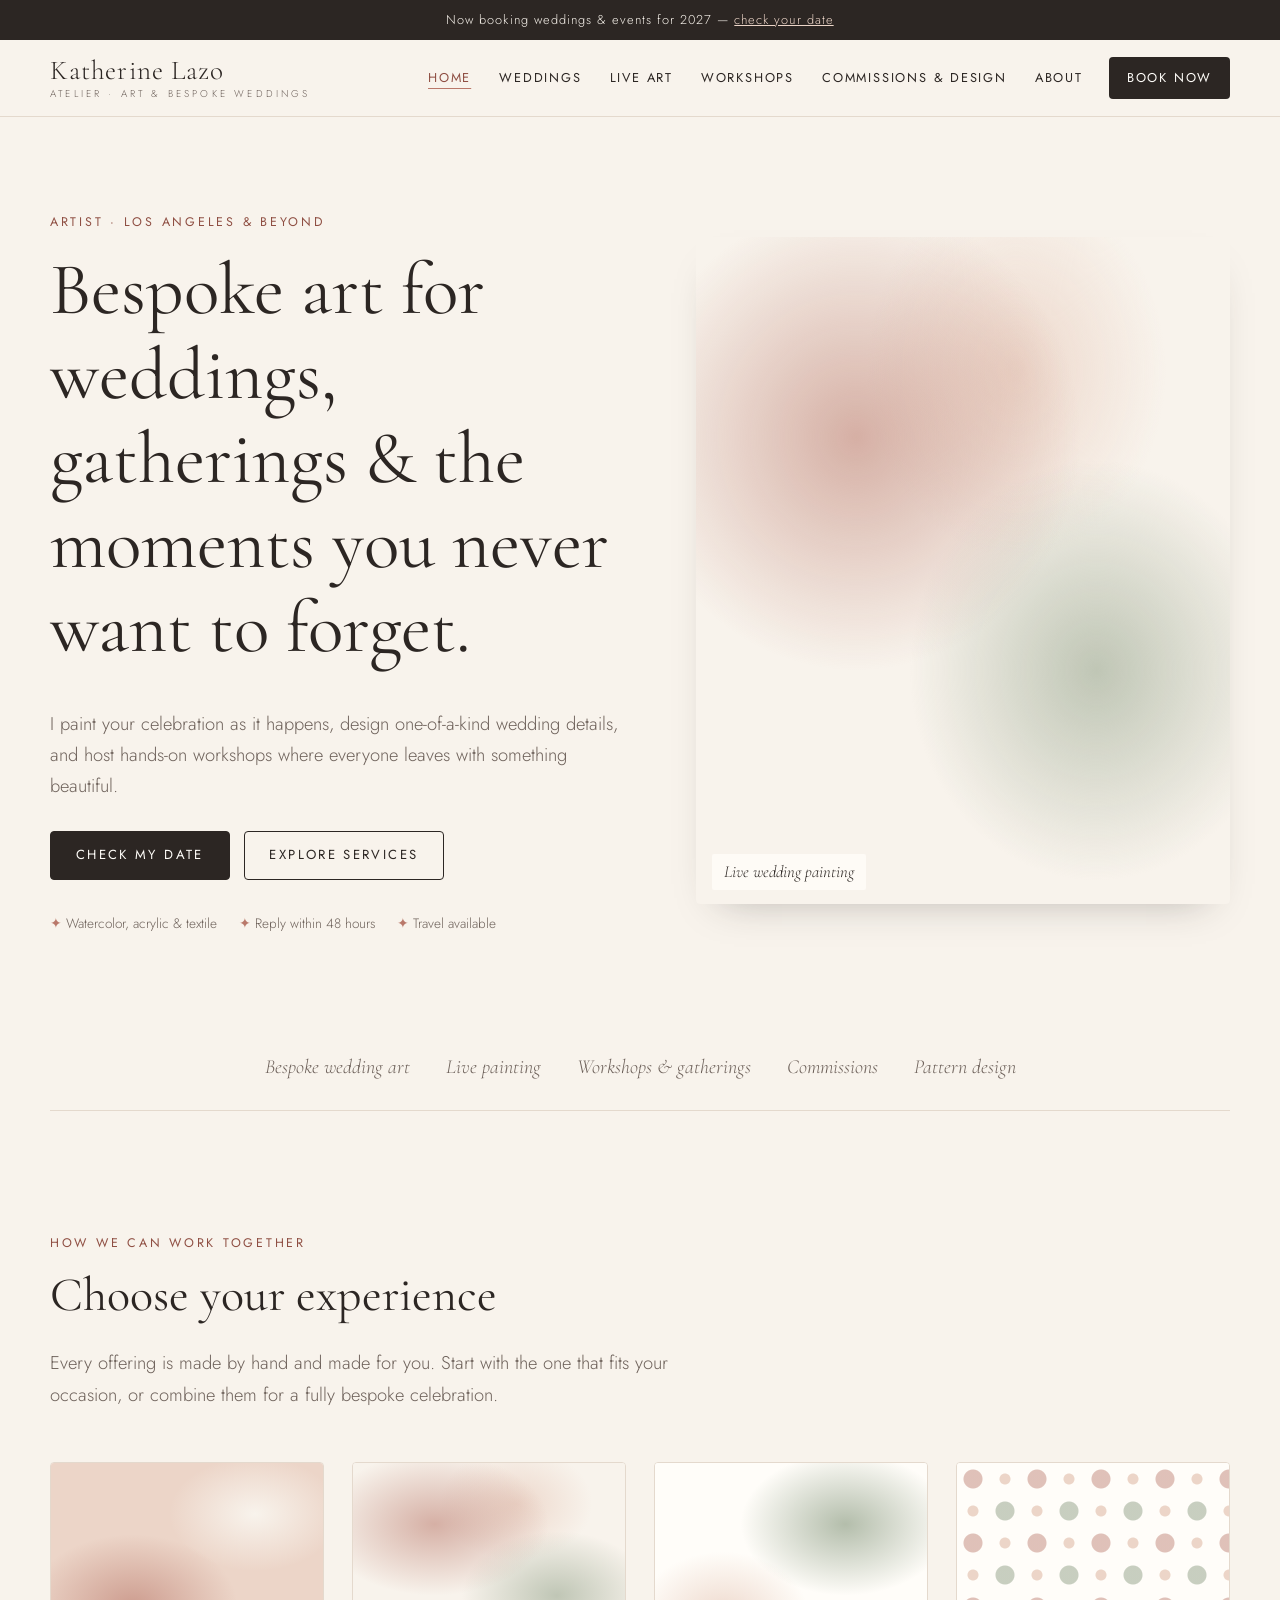
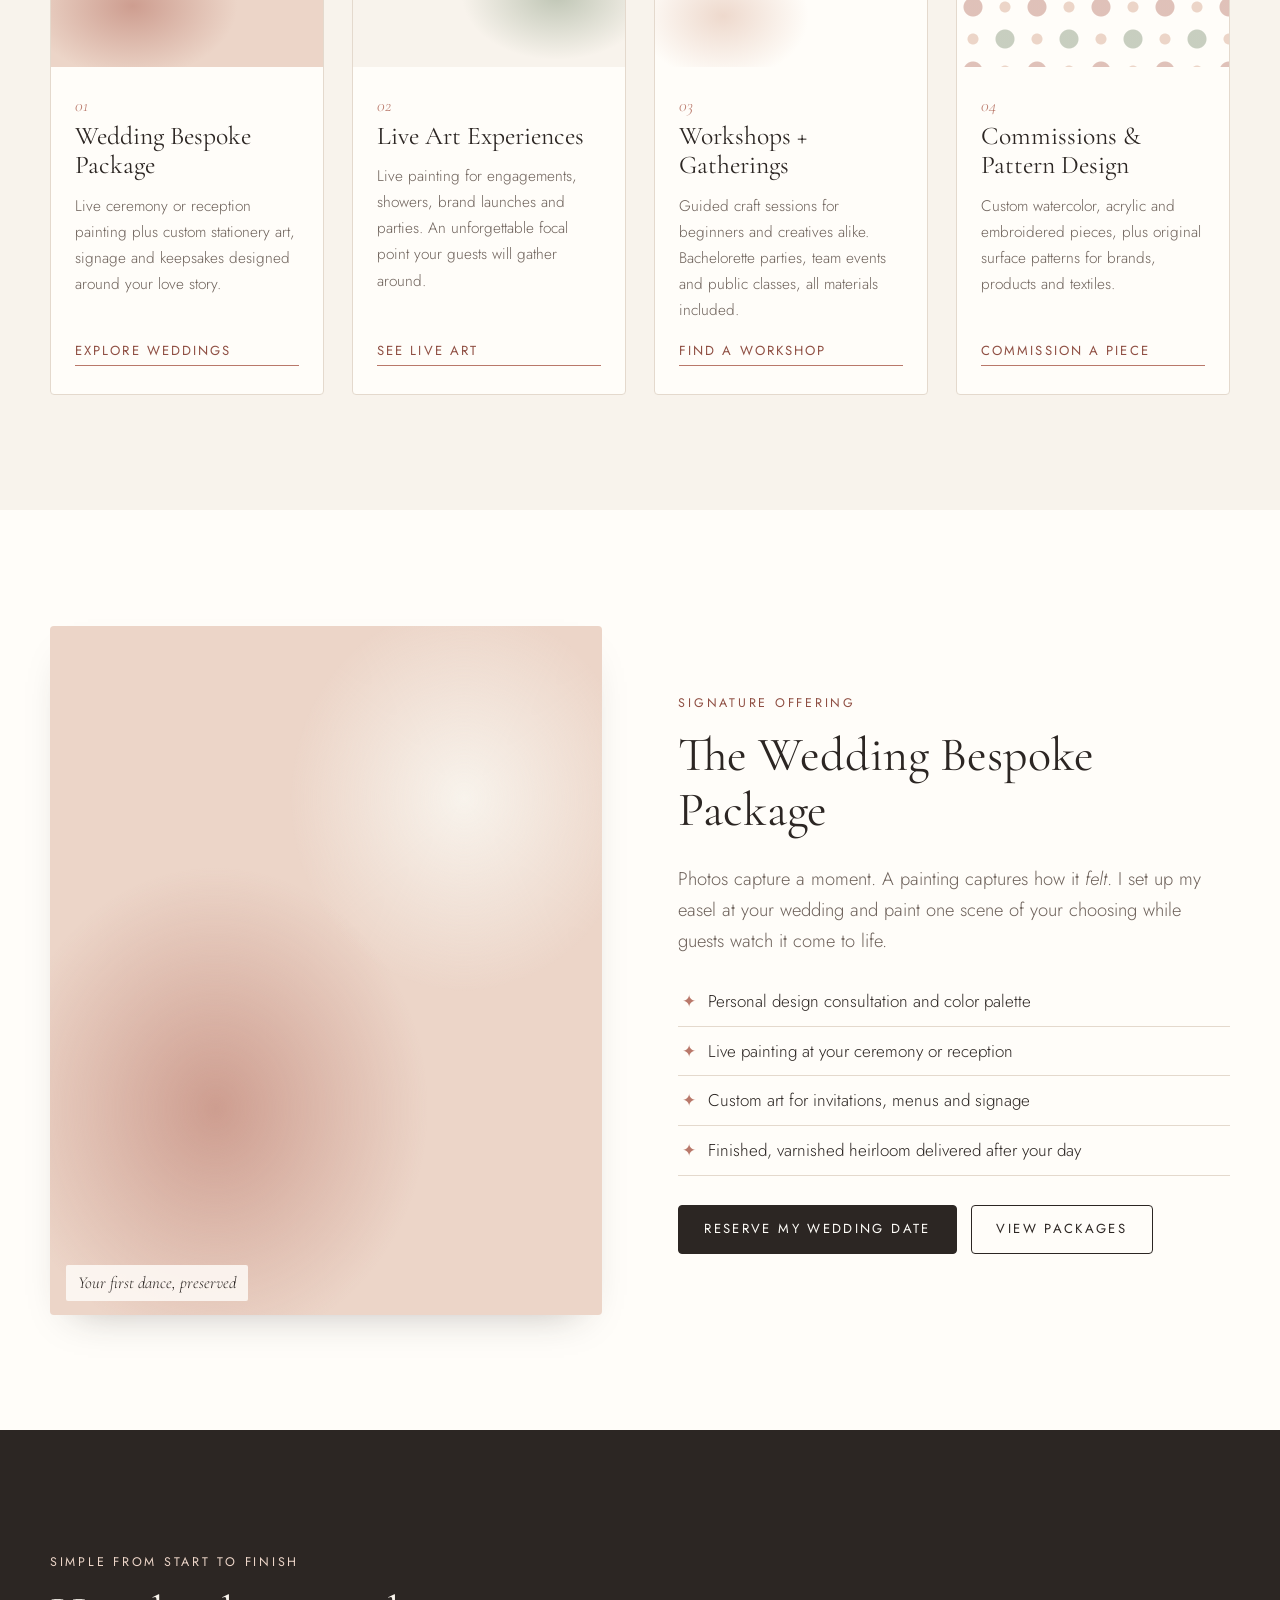
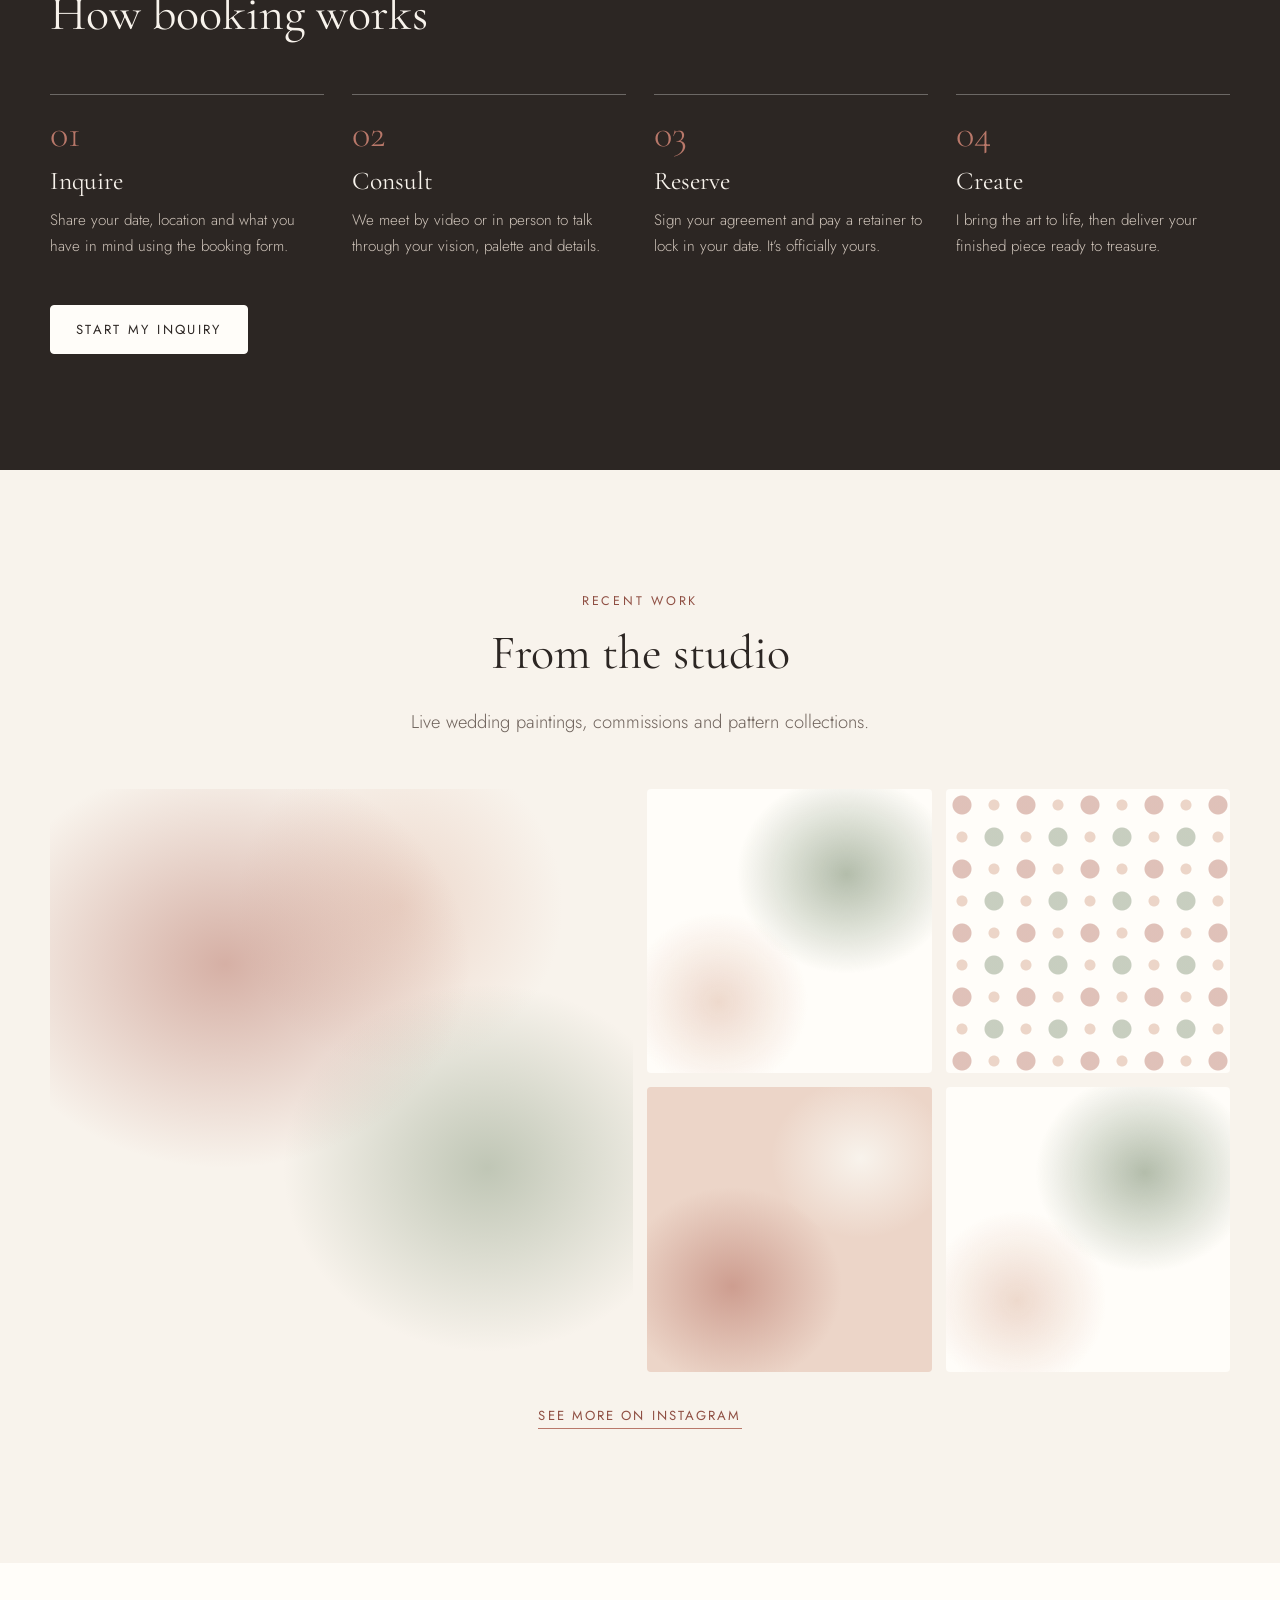
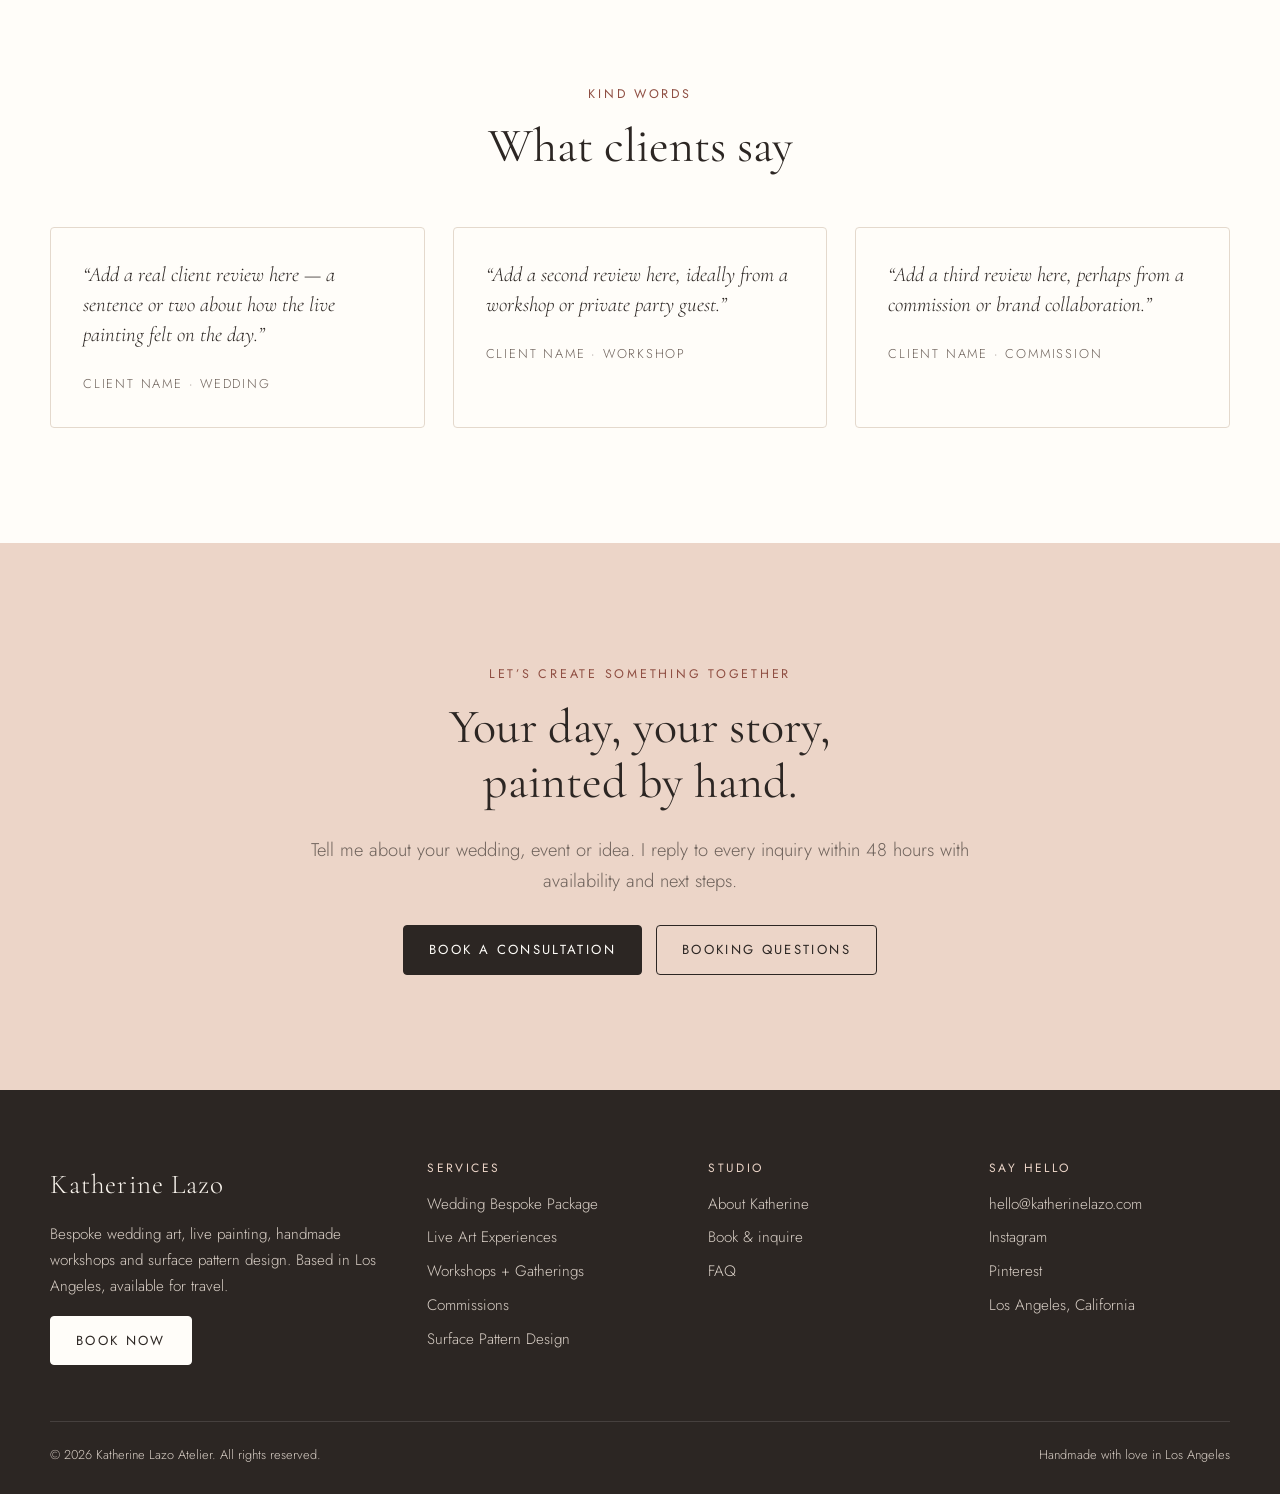
<file: index.html>
<!doctype html>
<html lang="en">
<head>
  <meta charset="utf-8">
  <meta name="viewport" content="width=device-width, initial-scale=1">
  <title>Katherine Lazo | Bespoke Wedding Art &amp; Live Painting, Los Angeles</title>
  <meta name="description" content="Katherine Lazo is a Los Angeles artist creating bespoke wedding art, live event painting, creative workshops and surface pattern design. Book your date today.">
  <meta property="og:title" content="Katherine Lazo | Bespoke Wedding Art &amp; Live Painting, Los Angeles">
  <meta property="og:description" content="Katherine Lazo is a Los Angeles artist creating bespoke wedding art, live event painting, creative workshops and surface pattern design. Book your date today.">
  <meta property="og:type" content="website">
  <link rel="preconnect" href="https://fonts.googleapis.com">
  <link rel="preconnect" href="https://fonts.gstatic.com" crossorigin>
  <link href="https://fonts.googleapis.com/css2?family=Cormorant+Garamond:ital,wght@0,400;0,500;1,400&family=Jost:wght@300;400&display=swap" rel="stylesheet">
  <link rel="stylesheet" href="assets/css/styles.css">
  <script src="assets/js/site.js" defer></script>
</head>
<body>
<a class="skip-link" href="#main">Skip to content</a>
<div class="announce">Now booking weddings &amp; events for 2027 &mdash; <a href="book.html">check your date</a></div>
<header class="site-header">
  <nav class="nav wrap" aria-label="Main">
    <a class="brand" href="index.html">
      <span class="brand__name">Katherine Lazo</span>
      <span class="brand__tag">Atelier &middot; Art &amp; Bespoke Weddings</span>
    </a>
    <button class="menu-btn" aria-expanded="false" aria-controls="nav-links">Menu</button>
    <ul class="nav__links" id="nav-links">
        <li><a href="index.html" aria-current="page">Home</a></li>
        <li><a href="weddings.html">Weddings</a></li>
        <li><a href="live-art.html">Live Art</a></li>
        <li><a href="workshops.html">Workshops</a></li>
        <li><a href="commissions.html">Commissions &amp; Design</a></li>
        <li><a href="about.html">About</a></li>
        <li class="nav__cta"><a class="btn" href="book.html">Book Now</a></li>
    </ul>
  </nav>
</header>
<main id="main">

<section class="hero">
  <div class="wrap hero__grid">
    <div>
      <span class="eyebrow">Artist &middot; Los Angeles &amp; beyond</span>
      <h1>Bespoke art for weddings, gatherings &amp; the moments you never want to forget.</h1>
      <p class="lede">I paint your celebration as it happens, design one-of-a-kind wedding details, and host hands-on workshops where everyone leaves with something beautiful.</p>
      <div class="btn-row">
        <a class="btn" href="book.html">Check my date</a>
        <a class="btn btn--ghost" href="#services">Explore services</a>
      </div>
      <div class="hero__note">
        <span>Watercolor, acrylic &amp; textile</span>
        <span>Reply within 48 hours</span>
        <span>Travel available</span>
      </div>
    </div>
    <div class="art art--wash hero__art" role="img" aria-label="Live wedding painting in progress">
      <!-- Swap for a real photo: <img src="assets/img/hero.jpg" alt="Katherine painting live at a wedding"> -->
      <span class="art__label">Live wedding painting</span>
    </div>
  </div>
</section>

<div class="wrap tagline-strip" aria-label="Highlights">
  <span>Bespoke wedding art</span><span>Live painting</span><span>Workshops &amp; gatherings</span><span>Commissions</span><span>Pattern design</span>
</div>

<section class="section" id="services">
  <div class="wrap">
    <div class="section-head">
      <span class="eyebrow">How we can work together</span>
      <h2>Choose your experience</h2>
      <p class="lede">Every offering is made by hand and made for you. Start with the one that fits your occasion, or combine them for a fully bespoke celebration.</p>
    </div>
    <div class="cards">
      <a class="card" href="weddings.html">
        <div class="art art--rose"></div>
        <div class="card__body">
          <span class="card__num">01</span>
          <h3>Wedding Bespoke Package</h3>
          <p>Live ceremony or reception painting plus custom stationery art, signage and keepsakes designed around your love story.</p>
          <span class="text-link">Explore weddings</span>
        </div>
      </a>
      <a class="card" href="live-art.html">
        <div class="art art--wash"></div>
        <div class="card__body">
          <span class="card__num">02</span>
          <h3>Live Art Experiences</h3>
          <p>Live painting for engagements, showers, brand launches and parties. An unforgettable focal point your guests will gather around.</p>
          <span class="text-link">See live art</span>
        </div>
      </a>
      <a class="card" href="workshops.html">
        <div class="art art--sage"></div>
        <div class="card__body">
          <span class="card__num">03</span>
          <h3>Workshops + Gatherings</h3>
          <p>Guided craft sessions for beginners and creatives alike. Bachelorette parties, team events and public classes, all materials included.</p>
          <span class="text-link">Find a workshop</span>
        </div>
      </a>
      <a class="card" href="commissions.html">
        <div class="art art--pattern"></div>
        <div class="card__body">
          <span class="card__num">04</span>
          <h3>Commissions &amp; Pattern Design</h3>
          <p>Custom watercolor, acrylic and embroidered pieces, plus original surface patterns for brands, products and textiles.</p>
          <span class="text-link">Commission a piece</span>
        </div>
      </a>
    </div>
  </div>
</section>

<section class="section section--paper">
  <div class="wrap split">
    <div class="split__media">
      <div class="art art--rose" role="img" aria-label="Finished wedding painting"><span class="art__label">Your first dance, preserved</span></div>
    </div>
    <div>
      <span class="eyebrow">Signature offering</span>
      <h2>The Wedding Bespoke Package</h2>
      <p class="lede">Photos capture a moment. A painting captures how it <em>felt</em>. I set up my easel at your wedding and paint one scene of your choosing while guests watch it come to life.</p>
      <ul class="checklist">
        <li>Personal design consultation and color palette</li>
        <li>Live painting at your ceremony or reception</li>
        <li>Custom art for invitations, menus and signage</li>
        <li>Finished, varnished heirloom delivered after your day</li>
      </ul>
      <div class="btn-row">
        <a class="btn" href="book.html?service=weddings">Reserve my wedding date</a>
        <a class="btn btn--ghost" href="weddings.html">View packages</a>
      </div>
    </div>
  </div>
</section>

<section class="section section--ink">
  <div class="wrap">
    <div class="section-head">
      <span class="eyebrow">Simple from start to finish</span>
      <h2>How booking works</h2>
    </div>
    <div class="steps">
      <div class="step"><h3>Inquire</h3><p>Share your date, location and what you have in mind using the booking form.</p></div>
      <div class="step"><h3>Consult</h3><p>We meet by video or in person to talk through your vision, palette and details.</p></div>
      <div class="step"><h3>Reserve</h3><p>Sign your agreement and pay a retainer to lock in your date. It&rsquo;s officially yours.</p></div>
      <div class="step"><h3>Create</h3><p>I bring the art to life, then deliver your finished piece ready to treasure.</p></div>
    </div>
    <div class="btn-row"><a class="btn btn--light" href="book.html">Start my inquiry</a></div>
  </div>
</section>

<section class="section">
  <div class="wrap">
    <div class="section-head section-head--center">
      <span class="eyebrow">Recent work</span>
      <h2>From the studio</h2>
      <p class="lede">Live wedding paintings, commissions and pattern collections.</p>
    </div>
    <!-- Replace each .art block with <div class="art"><img src="assets/img/work-1.jpg" alt="..."></div> -->
    <div class="gallery">
      <div class="art art--wash" role="img" aria-label="Portfolio image"></div>
      <div class="art art--sage" role="img" aria-label="Portfolio image"></div>
      <div class="art art--pattern" role="img" aria-label="Portfolio image"></div>
      <div class="art art--rose" role="img" aria-label="Portfolio image"></div>
      <div class="art art--sage" role="img" aria-label="Portfolio image"></div>
    </div>
    <p class="center" style="margin-top:28px"><a class="text-link" href="https://www.instagram.com/" rel="noopener">See more on Instagram</a></p>
  </div>
</section>

<section class="section section--paper">
  <div class="wrap">
    <div class="section-head section-head--center">
      <span class="eyebrow">Kind words</span>
      <h2>What clients say</h2>
    </div>
    <!-- PLACEHOLDER REVIEWS: replace with real client quotes and names before launch. -->
    <div class="quotes">
      <blockquote class="quote"><p>&ldquo;Add a real client review here &mdash; a sentence or two about how the live painting felt on the day.&rdquo;</p><footer>Client name &middot; Wedding</footer></blockquote>
      <blockquote class="quote"><p>&ldquo;Add a second review here, ideally from a workshop or private party guest.&rdquo;</p><footer>Client name &middot; Workshop</footer></blockquote>
      <blockquote class="quote"><p>&ldquo;Add a third review here, perhaps from a commission or brand collaboration.&rdquo;</p><footer>Client name &middot; Commission</footer></blockquote>
    </div>
  </div>
</section>
</main>

<section class="section section--blush cta-band">
  <div class="wrap">
    <span class="eyebrow">Let&rsquo;s create something together</span>
    <h2>Your day, your story, painted by hand.</h2>
    <p class="lede">Tell me about your wedding, event or idea. I reply to every inquiry within 48 hours with availability and next steps.</p>
    <div class="btn-row">
      <a class="btn" href="book.html">Book a consultation</a>
      <a class="btn btn--ghost" href="book.html#faq">Booking questions</a>
    </div>
  </div>
</section>

<footer class="site-footer">
  <div class="wrap">
    <div class="footer__grid">
      <div>
        <span class="brand__name">Katherine Lazo</span>
        <p style="margin-top:14px">Bespoke wedding art, live painting, handmade workshops and surface pattern design. Based in Los Angeles, available for travel.</p>
        <a class="btn btn--light" href="book.html">Book Now</a>
      </div>
      <div>
        <h4>Services</h4>
        <ul>
          <li><a href="weddings.html">Wedding Bespoke Package</a></li>
          <li><a href="live-art.html">Live Art Experiences</a></li>
          <li><a href="workshops.html">Workshops + Gatherings</a></li>
          <li><a href="commissions.html">Commissions</a></li>
          <li><a href="commissions.html#pattern">Surface Pattern Design</a></li>
        </ul>
      </div>
      <div>
        <h4>Studio</h4>
        <ul>
          <li><a href="about.html">About Katherine</a></li>
          <li><a href="book.html">Book &amp; inquire</a></li>
          <li><a href="book.html#faq">FAQ</a></li>
        </ul>
      </div>
      <div>
        <h4>Say hello</h4>
        <ul>
          <li><a data-email href="mailto:hello@katherinelazo.com">hello@katherinelazo.com</a></li>
          <li><a href="https://www.instagram.com/" rel="noopener">Instagram</a></li>
          <li><a href="https://www.pinterest.com/" rel="noopener">Pinterest</a></li>
          <li>Los Angeles, California</li>
        </ul>
      </div>
    </div>
    <div class="footer__bottom">
      <span>&copy; <span data-year>2026</span> Katherine Lazo Atelier. All rights reserved.</span>
      <span>Handmade with love in Los Angeles</span>
    </div>
  </div>
</footer>

<div class="sticky-book"><a class="btn" href="book.html">Check my date &amp; book</a></div>
</body>
</html>
</file>
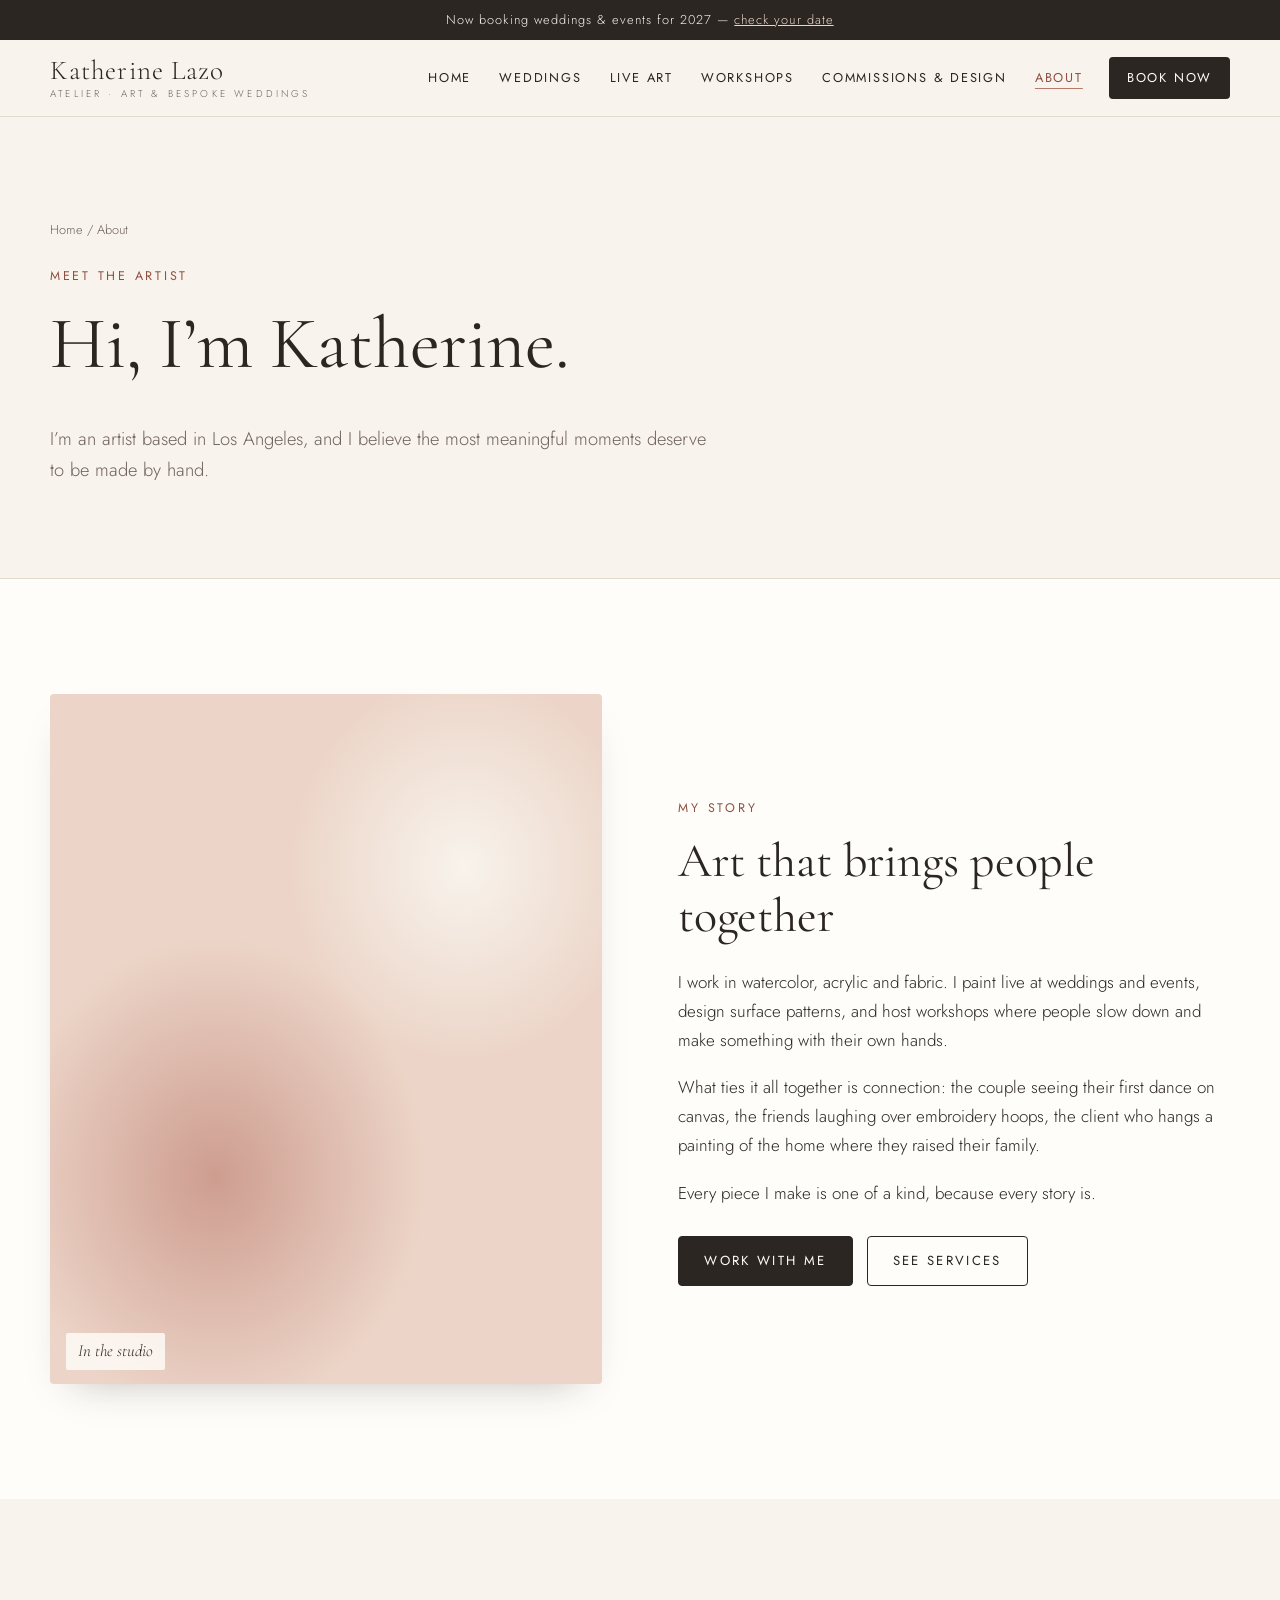
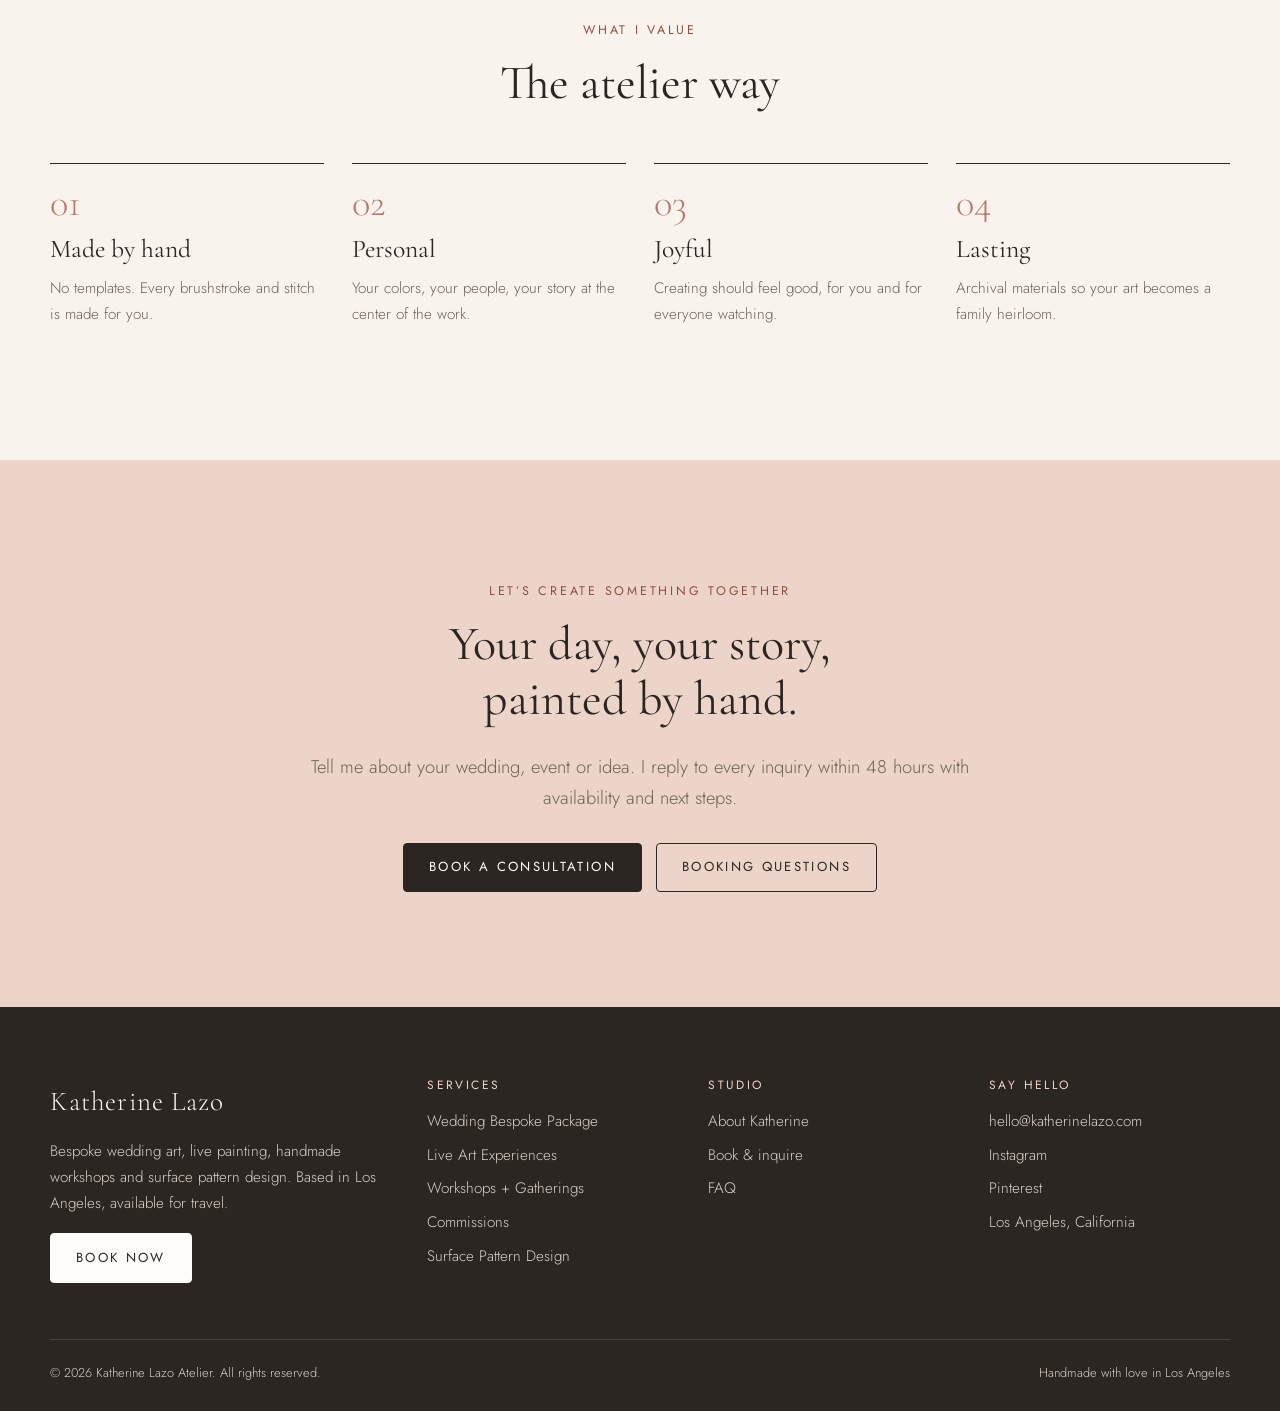
<file: about.html>
<!doctype html>
<html lang="en">
<head>
  <meta charset="utf-8">
  <meta name="viewport" content="width=device-width, initial-scale=1">
  <title>About Katherine Lazo | Los Angeles Artist</title>
  <meta name="description" content="Meet Katherine Lazo, a Los Angeles artist working in watercolor, acrylic and textile who creates bespoke wedding art, live painting and creative gatherings.">
  <meta property="og:title" content="About Katherine Lazo | Los Angeles Artist">
  <meta property="og:description" content="Meet Katherine Lazo, a Los Angeles artist working in watercolor, acrylic and textile who creates bespoke wedding art, live painting and creative gatherings.">
  <meta property="og:type" content="website">
  <link rel="preconnect" href="https://fonts.googleapis.com">
  <link rel="preconnect" href="https://fonts.gstatic.com" crossorigin>
  <link href="https://fonts.googleapis.com/css2?family=Cormorant+Garamond:ital,wght@0,400;0,500;1,400&family=Jost:wght@300;400&display=swap" rel="stylesheet">
  <link rel="stylesheet" href="assets/css/styles.css">
  <script src="assets/js/site.js" defer></script>
</head>
<body>
<a class="skip-link" href="#main">Skip to content</a>
<div class="announce">Now booking weddings &amp; events for 2027 &mdash; <a href="book.html">check your date</a></div>
<header class="site-header">
  <nav class="nav wrap" aria-label="Main">
    <a class="brand" href="index.html">
      <span class="brand__name">Katherine Lazo</span>
      <span class="brand__tag">Atelier &middot; Art &amp; Bespoke Weddings</span>
    </a>
    <button class="menu-btn" aria-expanded="false" aria-controls="nav-links">Menu</button>
    <ul class="nav__links" id="nav-links">
        <li><a href="index.html">Home</a></li>
        <li><a href="weddings.html">Weddings</a></li>
        <li><a href="live-art.html">Live Art</a></li>
        <li><a href="workshops.html">Workshops</a></li>
        <li><a href="commissions.html">Commissions &amp; Design</a></li>
        <li><a href="about.html" aria-current="page">About</a></li>
        <li class="nav__cta"><a class="btn" href="book.html">Book Now</a></li>
    </ul>
  </nav>
</header>
<main id="main">

<section class="page-hero">
  <div class="wrap">
    <div class="breadcrumb"><a href="index.html">Home</a> / About</div>
    <span class="eyebrow">Meet the artist</span>
    <h1>Hi, I&rsquo;m Katherine.</h1>
    <p class="lede">I&rsquo;m an artist based in Los Angeles, and I believe the most meaningful moments deserve to be made by hand.</p>
  </div>
</section>

<section class="section section--paper">
  <div class="wrap split">
    <div class="split__media">
      <div class="art art--rose" role="img" aria-label="Portrait of Katherine Lazo">
        <!-- Swap for a portrait: <img src="assets/img/katherine.jpg" alt="Katherine Lazo in her studio"> -->
        <span class="art__label">In the studio</span>
      </div>
    </div>
    <div>
      <span class="eyebrow">My story</span>
      <h2>Art that brings people together</h2>
      <!-- Edit this bio in your own words. -->
      <p>I work in watercolor, acrylic and fabric. I paint live at weddings and events, design surface patterns, and host workshops where people slow down and make something with their own hands.</p>
      <p>What ties it all together is connection: the couple seeing their first dance on canvas, the friends laughing over embroidery hoops, the client who hangs a painting of the home where they raised their family.</p>
      <p>Every piece I make is one of a kind, because every story is.</p>
      <div class="btn-row">
        <a class="btn" href="book.html">Work with me</a>
        <a class="btn btn--ghost" href="index.html#services">See services</a>
      </div>
    </div>
  </div>
</section>

<section class="section">
  <div class="wrap">
    <div class="section-head section-head--center">
      <span class="eyebrow">What I value</span>
      <h2>The atelier way</h2>
    </div>
    <div class="steps">
      <div class="step"><h3>Made by hand</h3><p>No templates. Every brushstroke and stitch is made for you.</p></div>
      <div class="step"><h3>Personal</h3><p>Your colors, your people, your story at the center of the work.</p></div>
      <div class="step"><h3>Joyful</h3><p>Creating should feel good, for you and for everyone watching.</p></div>
      <div class="step"><h3>Lasting</h3><p>Archival materials so your art becomes a family heirloom.</p></div>
    </div>
  </div>
</section>
</main>

<section class="section section--blush cta-band">
  <div class="wrap">
    <span class="eyebrow">Let&rsquo;s create something together</span>
    <h2>Your day, your story, painted by hand.</h2>
    <p class="lede">Tell me about your wedding, event or idea. I reply to every inquiry within 48 hours with availability and next steps.</p>
    <div class="btn-row">
      <a class="btn" href="book.html">Book a consultation</a>
      <a class="btn btn--ghost" href="book.html#faq">Booking questions</a>
    </div>
  </div>
</section>

<footer class="site-footer">
  <div class="wrap">
    <div class="footer__grid">
      <div>
        <span class="brand__name">Katherine Lazo</span>
        <p style="margin-top:14px">Bespoke wedding art, live painting, handmade workshops and surface pattern design. Based in Los Angeles, available for travel.</p>
        <a class="btn btn--light" href="book.html">Book Now</a>
      </div>
      <div>
        <h4>Services</h4>
        <ul>
          <li><a href="weddings.html">Wedding Bespoke Package</a></li>
          <li><a href="live-art.html">Live Art Experiences</a></li>
          <li><a href="workshops.html">Workshops + Gatherings</a></li>
          <li><a href="commissions.html">Commissions</a></li>
          <li><a href="commissions.html#pattern">Surface Pattern Design</a></li>
        </ul>
      </div>
      <div>
        <h4>Studio</h4>
        <ul>
          <li><a href="about.html">About Katherine</a></li>
          <li><a href="book.html">Book &amp; inquire</a></li>
          <li><a href="book.html#faq">FAQ</a></li>
        </ul>
      </div>
      <div>
        <h4>Say hello</h4>
        <ul>
          <li><a data-email href="mailto:hello@katherinelazo.com">hello@katherinelazo.com</a></li>
          <li><a href="https://www.instagram.com/" rel="noopener">Instagram</a></li>
          <li><a href="https://www.pinterest.com/" rel="noopener">Pinterest</a></li>
          <li>Los Angeles, California</li>
        </ul>
      </div>
    </div>
    <div class="footer__bottom">
      <span>&copy; <span data-year>2026</span> Katherine Lazo Atelier. All rights reserved.</span>
      <span>Handmade with love in Los Angeles</span>
    </div>
  </div>
</footer>

<div class="sticky-book"><a class="btn" href="book.html">Check my date &amp; book</a></div>
</body>
</html>
</file>
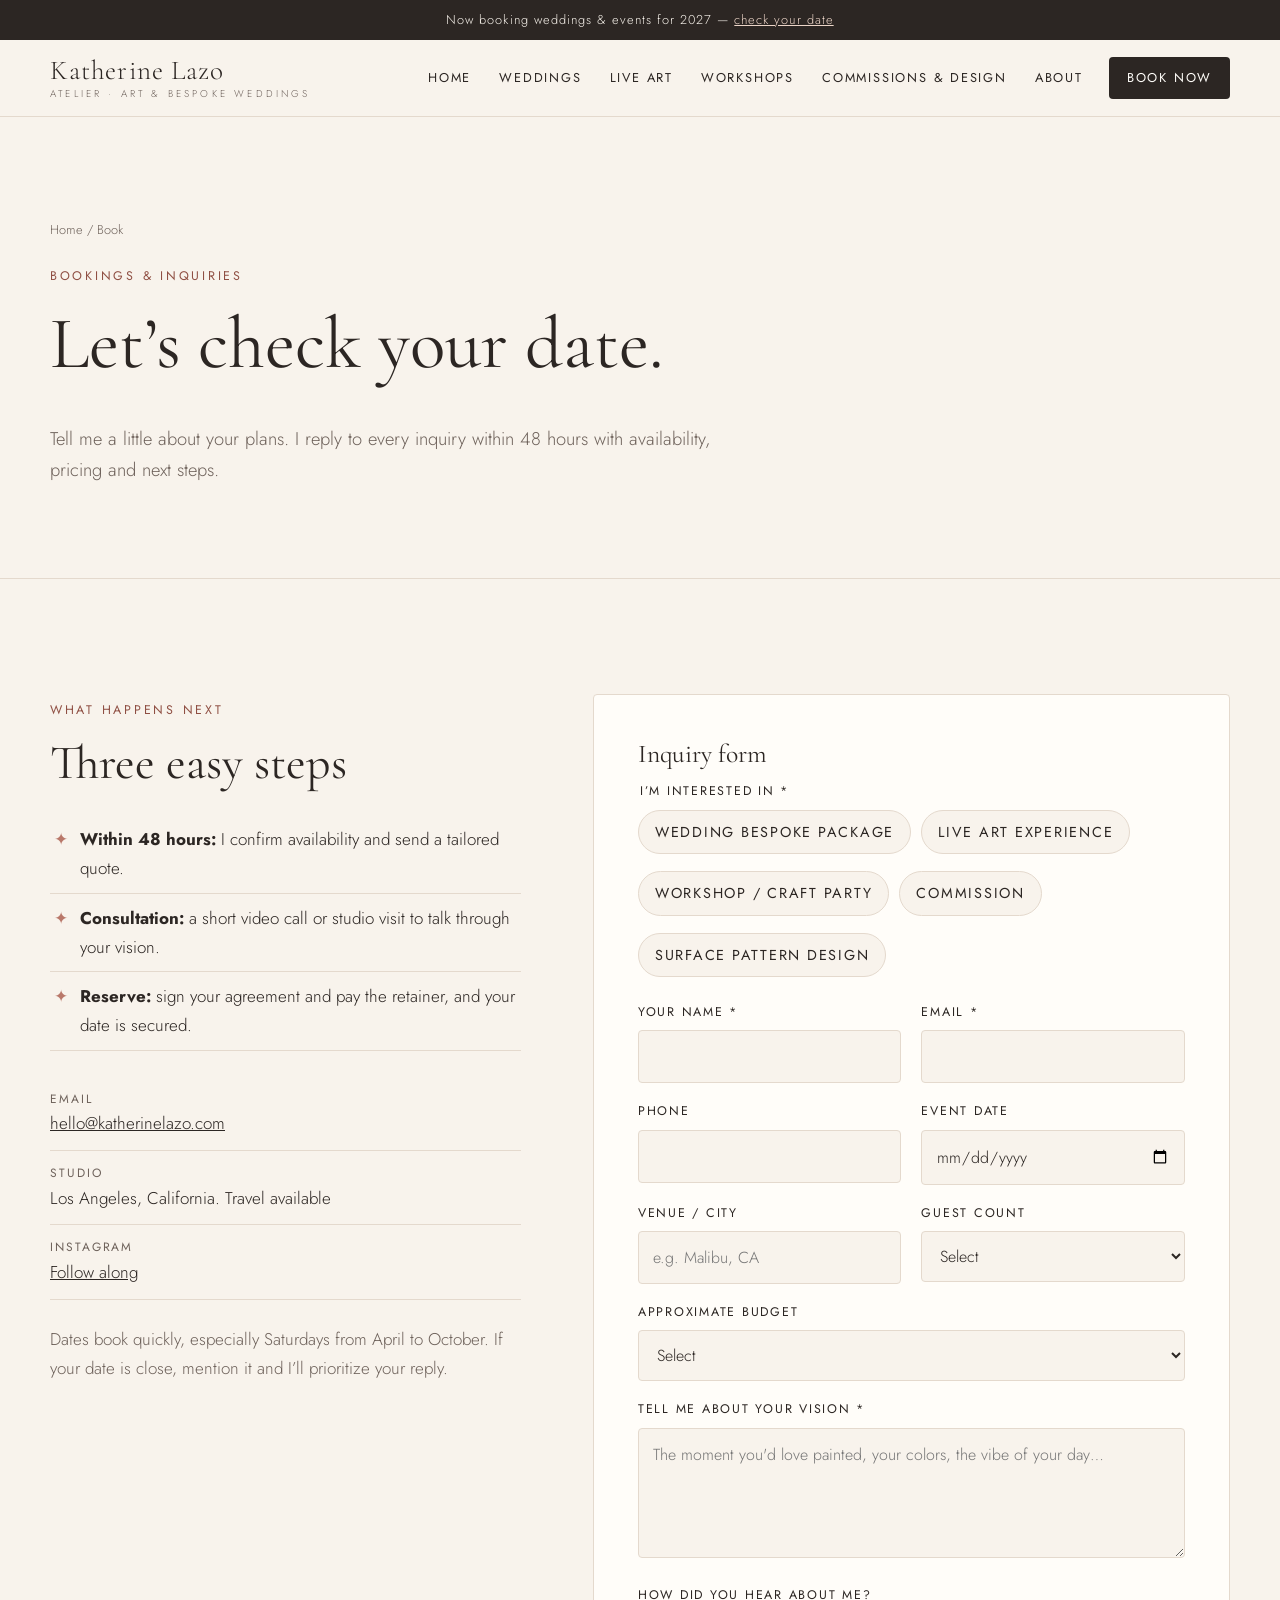
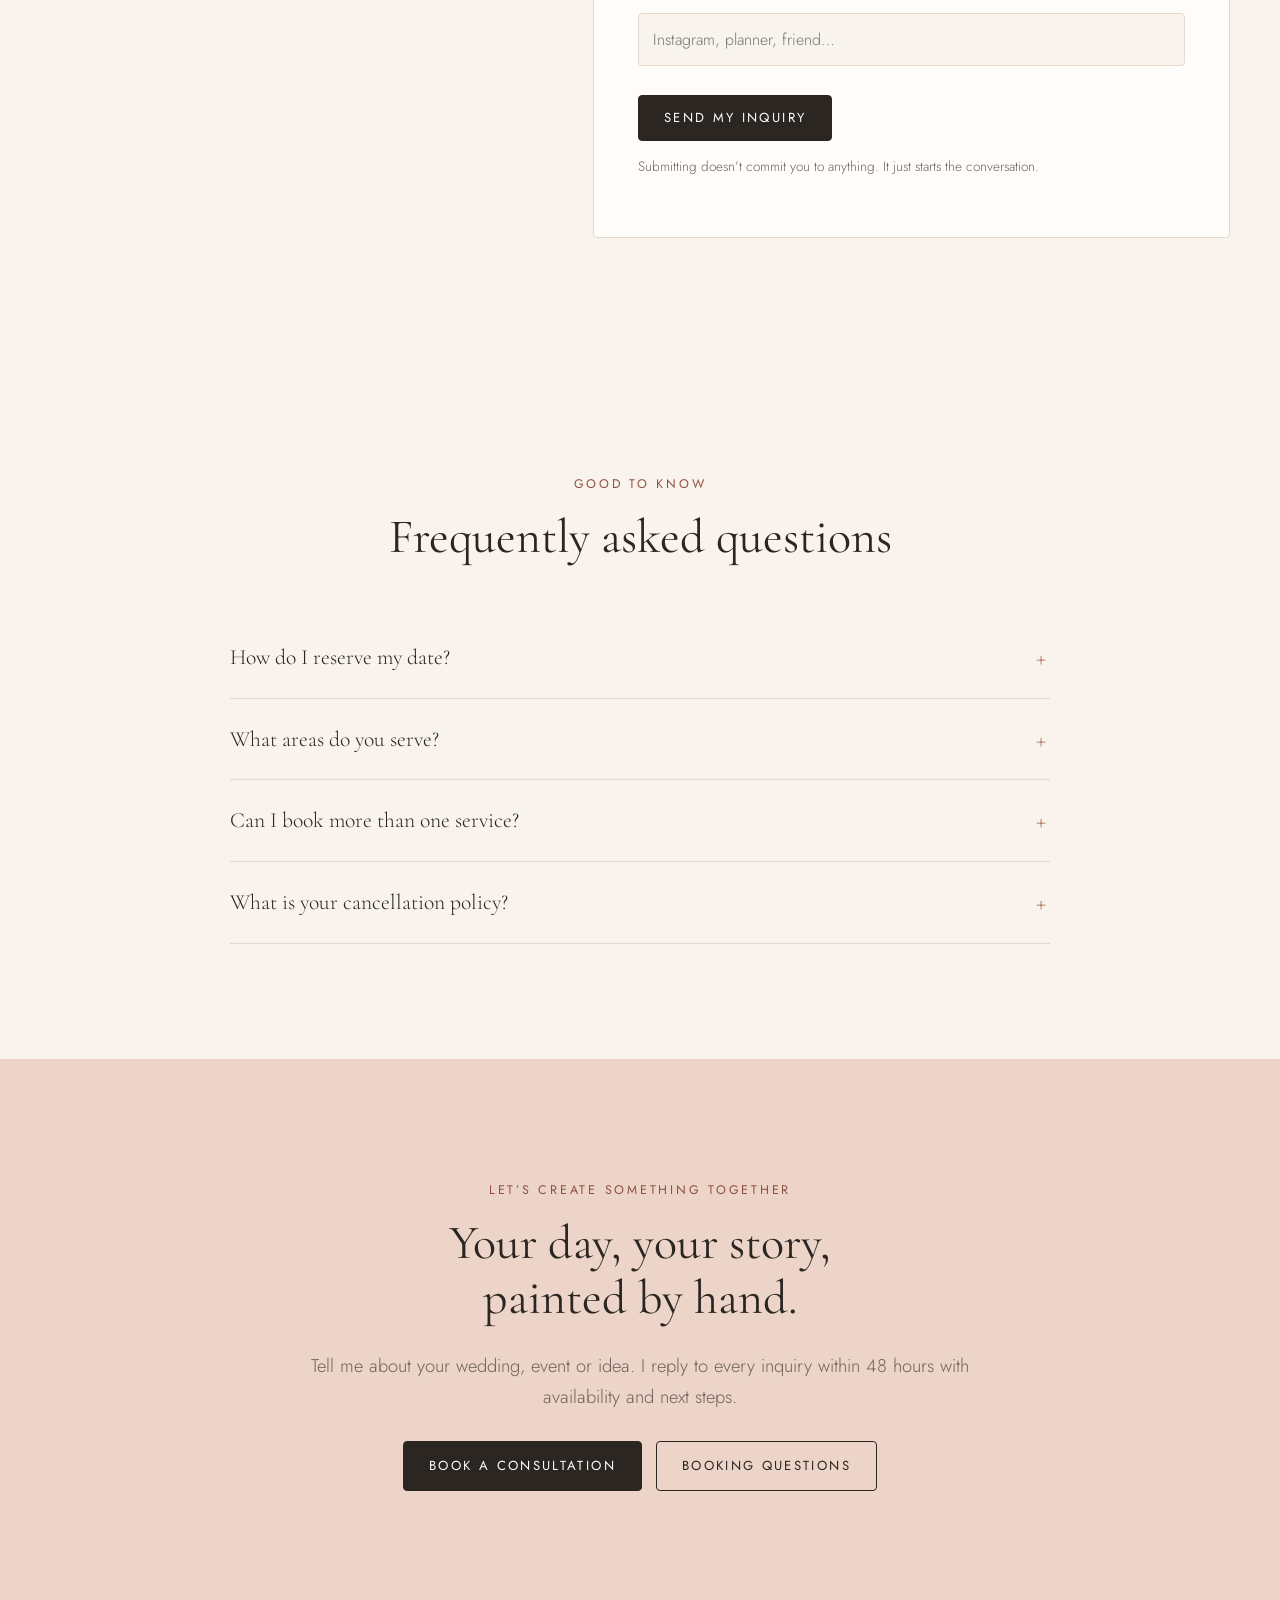
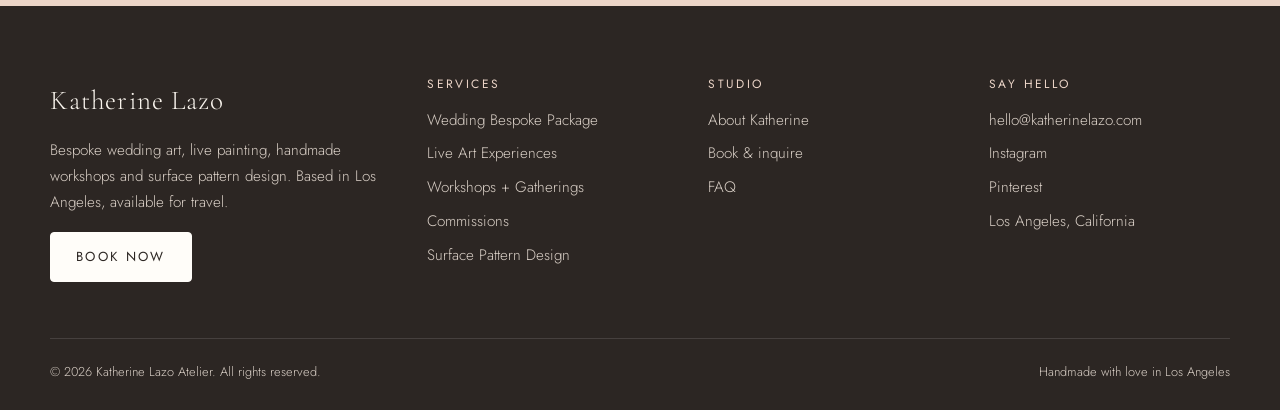
<file: book.html>
<!doctype html>
<html lang="en">
<head>
  <meta charset="utf-8">
  <meta name="viewport" content="width=device-width, initial-scale=1">
  <title>Book Katherine Lazo | Check Availability &amp; Inquire</title>
  <meta name="description" content="Check availability and book Katherine Lazo for live wedding painting, events, workshops or commissions. Replies within 48 hours.">
  <meta property="og:title" content="Book Katherine Lazo | Check Availability &amp; Inquire">
  <meta property="og:description" content="Check availability and book Katherine Lazo for live wedding painting, events, workshops or commissions. Replies within 48 hours.">
  <meta property="og:type" content="website">
  <link rel="preconnect" href="https://fonts.googleapis.com">
  <link rel="preconnect" href="https://fonts.gstatic.com" crossorigin>
  <link href="https://fonts.googleapis.com/css2?family=Cormorant+Garamond:ital,wght@0,400;0,500;1,400&family=Jost:wght@300;400&display=swap" rel="stylesheet">
  <link rel="stylesheet" href="assets/css/styles.css">
  <script src="assets/js/site.js" defer></script>
</head>
<body>
<a class="skip-link" href="#main">Skip to content</a>
<div class="announce">Now booking weddings &amp; events for 2027 &mdash; <a href="book.html">check your date</a></div>
<header class="site-header">
  <nav class="nav wrap" aria-label="Main">
    <a class="brand" href="index.html">
      <span class="brand__name">Katherine Lazo</span>
      <span class="brand__tag">Atelier &middot; Art &amp; Bespoke Weddings</span>
    </a>
    <button class="menu-btn" aria-expanded="false" aria-controls="nav-links">Menu</button>
    <ul class="nav__links" id="nav-links">
        <li><a href="index.html">Home</a></li>
        <li><a href="weddings.html">Weddings</a></li>
        <li><a href="live-art.html">Live Art</a></li>
        <li><a href="workshops.html">Workshops</a></li>
        <li><a href="commissions.html">Commissions &amp; Design</a></li>
        <li><a href="about.html">About</a></li>
        <li class="nav__cta"><a class="btn" href="book.html">Book Now</a></li>
    </ul>
  </nav>
</header>
<main id="main">

<section class="page-hero">
  <div class="wrap">
    <div class="breadcrumb"><a href="index.html">Home</a> / Book</div>
    <span class="eyebrow">Bookings &amp; inquiries</span>
    <h1>Let&rsquo;s check your date.</h1>
    <p class="lede">Tell me a little about your plans. I reply to every inquiry within 48 hours with availability, pricing and next steps.</p>
  </div>
</section>

<section class="section">
  <div class="wrap booking">
    <div>
      <span class="eyebrow">What happens next</span>
      <h2 class="mt-0">Three easy steps</h2>
      <ul class="checklist">
        <li><strong>Within 48 hours:</strong> I confirm availability and send a tailored quote.</li>
        <li><strong>Consultation:</strong> a short video call or studio visit to talk through your vision.</li>
        <li><strong>Reserve:</strong> sign your agreement and pay the retainer, and your date is secured.</li>
      </ul>
      <ul class="contact-list">
        <li><strong>Email</strong><a data-email href="mailto:hello@katherinelazo.com">hello@katherinelazo.com</a></li>
        <li><strong>Studio</strong>Los Angeles, California. Travel available</li>
        <li><strong>Instagram</strong><a href="https://www.instagram.com/" rel="noopener">Follow along</a></li>
      </ul>
      <p class="muted">Dates book quickly, especially Saturdays from April to October. If your date is close, mention it and I&rsquo;ll prioritize your reply.</p>
    </div>

    <form class="form" id="booking-form" novalidate>
      <h3>Inquiry form</h3>
      <div class="form__grid">
        <div class="field full">
          <fieldset>
            <legend>I&rsquo;m interested in *</legend>
            <div class="chips">
            <label class="chip"><input type="checkbox" name="service" value="weddings"><span>Wedding Bespoke Package</span></label>
            <label class="chip"><input type="checkbox" name="service" value="live-art"><span>Live Art Experience</span></label>
            <label class="chip"><input type="checkbox" name="service" value="workshops"><span>Workshop / Craft Party</span></label>
            <label class="chip"><input type="checkbox" name="service" value="commissions"><span>Commission</span></label>
            <label class="chip"><input type="checkbox" name="service" value="pattern-design"><span>Surface Pattern Design</span></label>
            </div>
          </fieldset>
        </div>
        <div class="field"><label for="name">Your name *</label><input id="name" name="name" autocomplete="name" required></div>
        <div class="field"><label for="email">Email *</label><input id="email" name="email" type="email" autocomplete="email" required></div>
        <div class="field"><label for="phone">Phone</label><input id="phone" name="phone" type="tel" autocomplete="tel"></div>
        <div class="field"><label for="date">Event date</label><input id="date" name="event_date" type="date"></div>
        <div class="field"><label for="location">Venue / city</label><input id="location" name="location" placeholder="e.g. Malibu, CA"></div>
        <div class="field"><label for="guests">Guest count</label>
          <select id="guests" name="guest_count">
            <option value="">Select</option>
            <option>Under 25</option><option>25&ndash;75</option><option>75&ndash;150</option><option>150+</option><option>Not an event</option>
          </select>
        </div>
        <div class="field full"><label for="budget">Approximate budget</label>
          <select id="budget" name="budget">
            <option value="">Select</option>
            <option>Under $1,000</option><option>$1,000&ndash;$2,500</option><option>$2,500&ndash;$5,000</option><option>$5,000+</option><option>Not sure yet</option>
          </select>
        </div>
        <div class="field full"><label for="message">Tell me about your vision *</label><textarea id="message" name="message" required placeholder="The moment you'd love painted, your colors, the vibe of your day&hellip;"></textarea></div>
        <div class="field full"><label for="heard">How did you hear about me?</label><input id="heard" name="referral" placeholder="Instagram, planner, friend&hellip;"></div>
      </div>
      <div class="btn-row"><button class="btn" type="submit">Send my inquiry</button></div>
      <p class="form__note">Submitting doesn&rsquo;t commit you to anything. It just starts the conversation.</p>
      <div class="form__status" role="status" aria-live="polite"></div>
    </form>
  </div>
</section>

<section class="section" id="faq">
  <div class="wrap">
    <div class="section-head section-head--center">
      <span class="eyebrow">Good to know</span>
      <h2>Frequently asked questions</h2>
    </div>
    <div class="faq">
      <details>
        <summary>How do I reserve my date?</summary>
        <p>After we&rsquo;ve talked, a signed agreement and a retainer reserve your date. Dates aren&rsquo;t held until the retainer is received.</p>
      </details>
      <details>
        <summary>What areas do you serve?</summary>
        <p>Los Angeles and Southern California, with travel available anywhere. Travel costs are included in your quote.</p>
      </details>
      <details>
        <summary>Can I book more than one service?</summary>
        <p>Yes! Many couples pair live wedding painting with custom stationery art, or add a bridal-party workshop. Select everything you&rsquo;re interested in on the form.</p>
      </details>
      <details>
        <summary>What is your cancellation policy?</summary>
        <p>Retainers are non-refundable because I turn away other bookings for your date, but they can often be moved to a new date. Full details are in your agreement.</p>
      </details>
    </div>
  </div>
</section>
</main>

<section class="section section--blush cta-band">
  <div class="wrap">
    <span class="eyebrow">Let&rsquo;s create something together</span>
    <h2>Your day, your story, painted by hand.</h2>
    <p class="lede">Tell me about your wedding, event or idea. I reply to every inquiry within 48 hours with availability and next steps.</p>
    <div class="btn-row">
      <a class="btn" href="book.html">Book a consultation</a>
      <a class="btn btn--ghost" href="book.html#faq">Booking questions</a>
    </div>
  </div>
</section>

<footer class="site-footer">
  <div class="wrap">
    <div class="footer__grid">
      <div>
        <span class="brand__name">Katherine Lazo</span>
        <p style="margin-top:14px">Bespoke wedding art, live painting, handmade workshops and surface pattern design. Based in Los Angeles, available for travel.</p>
        <a class="btn btn--light" href="book.html">Book Now</a>
      </div>
      <div>
        <h4>Services</h4>
        <ul>
          <li><a href="weddings.html">Wedding Bespoke Package</a></li>
          <li><a href="live-art.html">Live Art Experiences</a></li>
          <li><a href="workshops.html">Workshops + Gatherings</a></li>
          <li><a href="commissions.html">Commissions</a></li>
          <li><a href="commissions.html#pattern">Surface Pattern Design</a></li>
        </ul>
      </div>
      <div>
        <h4>Studio</h4>
        <ul>
          <li><a href="about.html">About Katherine</a></li>
          <li><a href="book.html">Book &amp; inquire</a></li>
          <li><a href="book.html#faq">FAQ</a></li>
        </ul>
      </div>
      <div>
        <h4>Say hello</h4>
        <ul>
          <li><a data-email href="mailto:hello@katherinelazo.com">hello@katherinelazo.com</a></li>
          <li><a href="https://www.instagram.com/" rel="noopener">Instagram</a></li>
          <li><a href="https://www.pinterest.com/" rel="noopener">Pinterest</a></li>
          <li>Los Angeles, California</li>
        </ul>
      </div>
    </div>
    <div class="footer__bottom">
      <span>&copy; <span data-year>2026</span> Katherine Lazo Atelier. All rights reserved.</span>
      <span>Handmade with love in Los Angeles</span>
    </div>
  </div>
</footer>

<div class="sticky-book"><a class="btn" href="book.html">Check my date &amp; book</a></div>
</body>
</html>
</file>
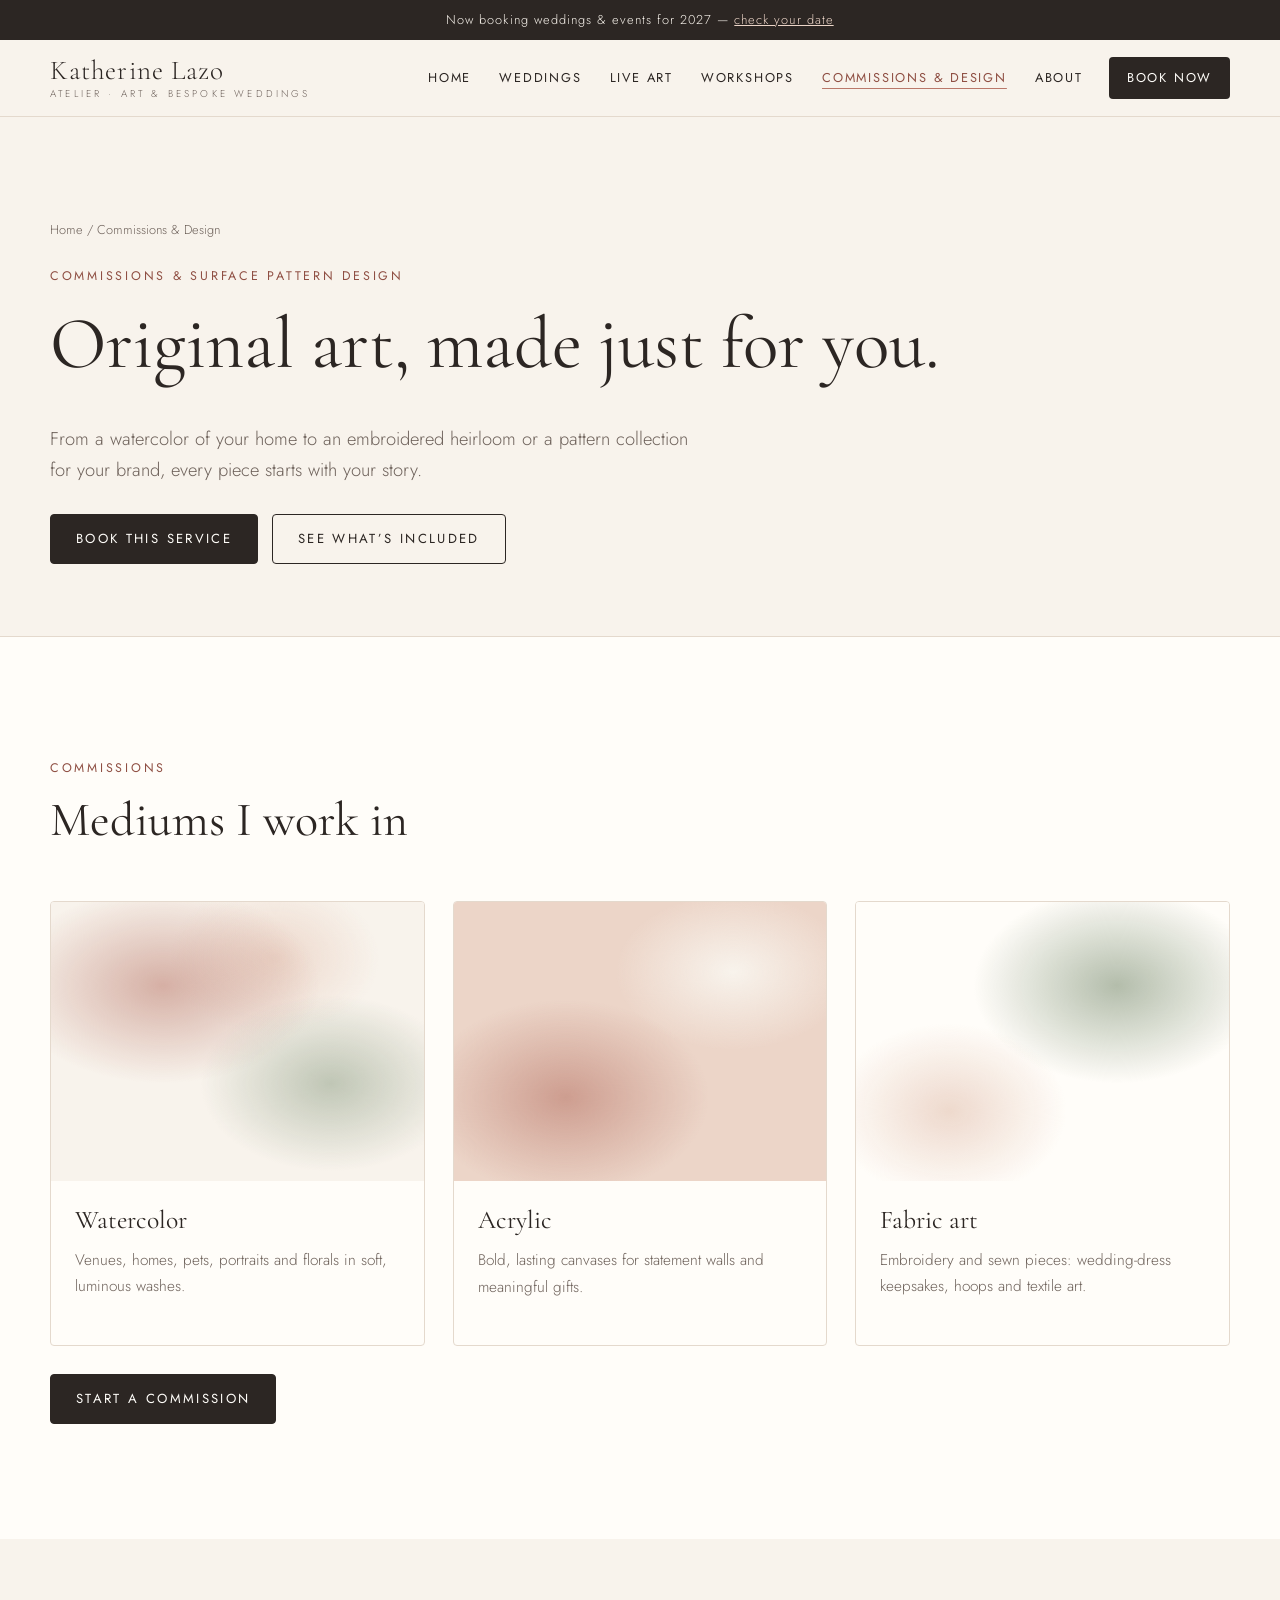
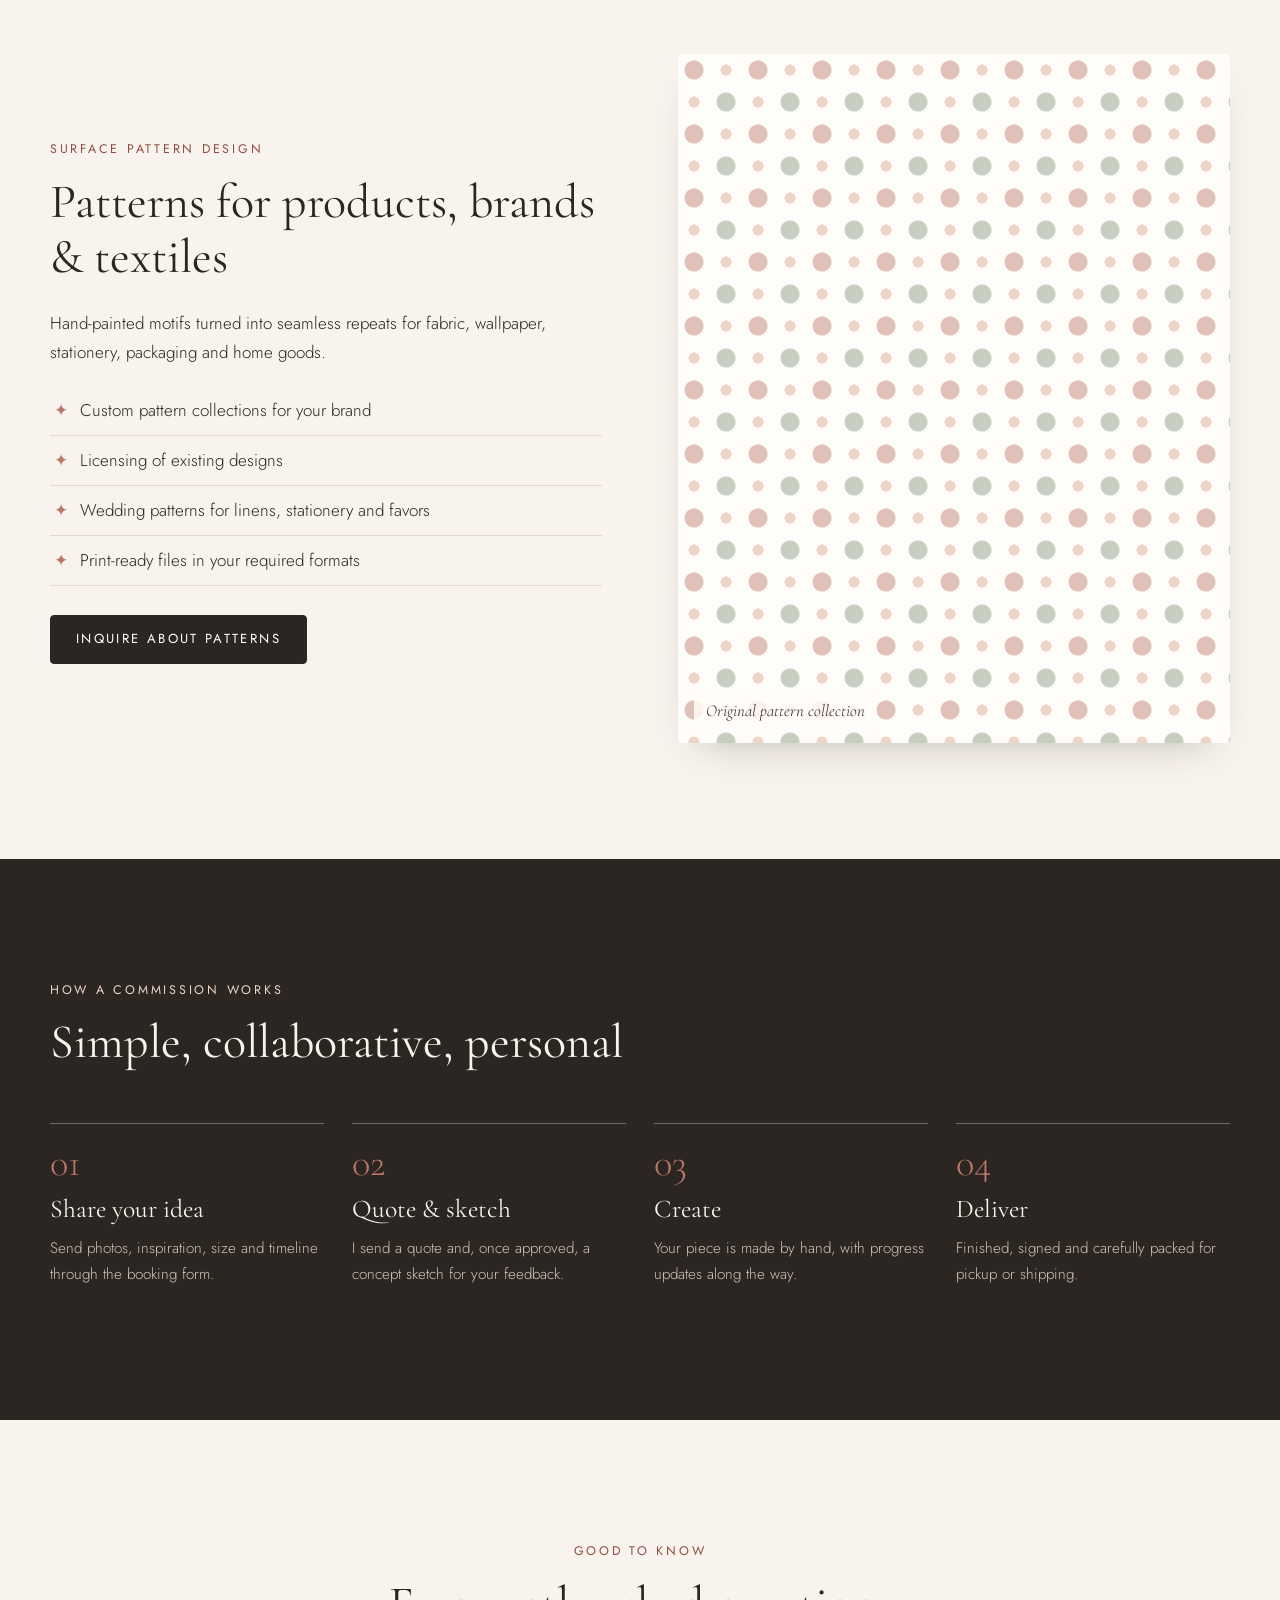
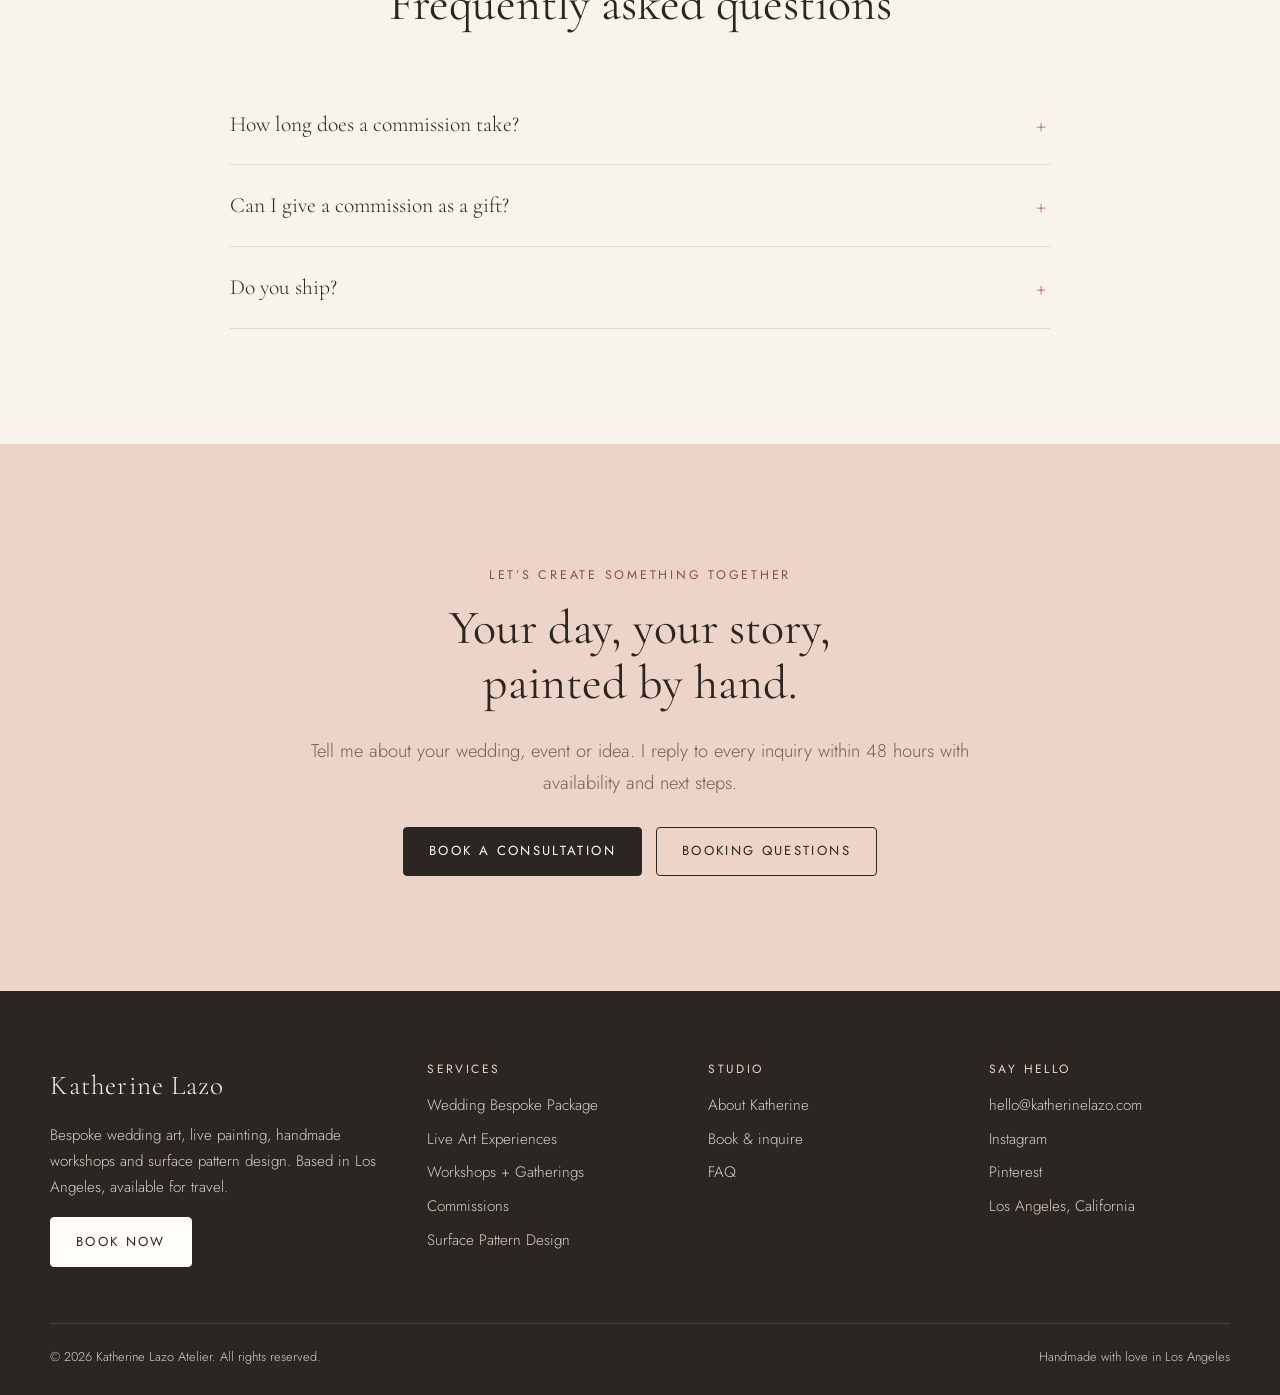
<file: commissions.html>
<!doctype html>
<html lang="en">
<head>
  <meta charset="utf-8">
  <meta name="viewport" content="width=device-width, initial-scale=1">
  <title>Art Commissions &amp; Surface Pattern Design | Katherine Lazo</title>
  <meta name="description" content="Commission custom watercolor, acrylic and embroidered artwork, or license original surface patterns for products and textiles from Katherine Lazo.">
  <meta property="og:title" content="Art Commissions &amp; Surface Pattern Design | Katherine Lazo">
  <meta property="og:description" content="Commission custom watercolor, acrylic and embroidered artwork, or license original surface patterns for products and textiles from Katherine Lazo.">
  <meta property="og:type" content="website">
  <link rel="preconnect" href="https://fonts.googleapis.com">
  <link rel="preconnect" href="https://fonts.gstatic.com" crossorigin>
  <link href="https://fonts.googleapis.com/css2?family=Cormorant+Garamond:ital,wght@0,400;0,500;1,400&family=Jost:wght@300;400&display=swap" rel="stylesheet">
  <link rel="stylesheet" href="assets/css/styles.css">
  <script src="assets/js/site.js" defer></script>
</head>
<body>
<a class="skip-link" href="#main">Skip to content</a>
<div class="announce">Now booking weddings &amp; events for 2027 &mdash; <a href="book.html">check your date</a></div>
<header class="site-header">
  <nav class="nav wrap" aria-label="Main">
    <a class="brand" href="index.html">
      <span class="brand__name">Katherine Lazo</span>
      <span class="brand__tag">Atelier &middot; Art &amp; Bespoke Weddings</span>
    </a>
    <button class="menu-btn" aria-expanded="false" aria-controls="nav-links">Menu</button>
    <ul class="nav__links" id="nav-links">
        <li><a href="index.html">Home</a></li>
        <li><a href="weddings.html">Weddings</a></li>
        <li><a href="live-art.html">Live Art</a></li>
        <li><a href="workshops.html">Workshops</a></li>
        <li><a href="commissions.html" aria-current="page">Commissions &amp; Design</a></li>
        <li><a href="about.html">About</a></li>
        <li class="nav__cta"><a class="btn" href="book.html">Book Now</a></li>
    </ul>
  </nav>
</header>
<main id="main">

<section class="page-hero">
  <div class="wrap">
    <div class="breadcrumb"><a href="index.html">Home</a> / Commissions &amp; Design</div>
    <span class="eyebrow">Commissions &amp; Surface Pattern Design</span>
    <h1>Original art, made just for you.</h1>
    <p class="lede">From a watercolor of your home to an embroidered heirloom or a pattern collection for your brand, every piece starts with your story.</p>
    <div class="btn-row">
      <a class="btn" href="book.html?service=commissions">Book this service</a>
      <a class="btn btn--ghost" href="#details">See what&rsquo;s included</a>
    </div>
  </div>
</section>

<section class="section section--paper" id="details">
  <div class="wrap">
    <div class="section-head">
      <span class="eyebrow">Commissions</span>
      <h2>Mediums I work in</h2>
    </div>
    <div class="cards">
      <div class="card"><div class="art art--wash"></div><div class="card__body"><h3>Watercolor</h3><p>Venues, homes, pets, portraits and florals in soft, luminous washes.</p></div></div>
      <div class="card"><div class="art art--rose"></div><div class="card__body"><h3>Acrylic</h3><p>Bold, lasting canvases for statement walls and meaningful gifts.</p></div></div>
      <div class="card"><div class="art art--sage"></div><div class="card__body"><h3>Fabric art</h3><p>Embroidery and sewn pieces: wedding-dress keepsakes, hoops and textile art.</p></div></div>
    </div>
    <div class="btn-row"><a class="btn" href="book.html?service=commissions">Start a commission</a></div>
  </div>
</section>

<section class="section" id="pattern">
  <div class="wrap split split--reverse">
    <div class="split__media"><div class="art art--pattern" role="img" aria-label="Surface pattern sample"><span class="art__label">Original pattern collection</span></div></div>
    <div>
      <span class="eyebrow">Surface Pattern Design</span>
      <h2>Patterns for products, brands &amp; textiles</h2>
      <p>Hand-painted motifs turned into seamless repeats for fabric, wallpaper, stationery, packaging and home goods.</p>
      <ul class="checklist">
        <li>Custom pattern collections for your brand</li>
        <li>Licensing of existing designs</li>
        <li>Wedding patterns for linens, stationery and favors</li>
        <li>Print-ready files in your required formats</li>
      </ul>
      <div class="btn-row">
        <a class="btn" href="book.html?service=pattern-design">Inquire about patterns</a>
      </div>
    </div>
  </div>
</section>

<section class="section section--ink">
  <div class="wrap">
    <div class="section-head">
      <span class="eyebrow">How a commission works</span>
      <h2>Simple, collaborative, personal</h2>
    </div>
    <div class="steps">
      <div class="step"><h3>Share your idea</h3><p>Send photos, inspiration, size and timeline through the booking form.</p></div>
      <div class="step"><h3>Quote &amp; sketch</h3><p>I send a quote and, once approved, a concept sketch for your feedback.</p></div>
      <div class="step"><h3>Create</h3><p>Your piece is made by hand, with progress updates along the way.</p></div>
      <div class="step"><h3>Deliver</h3><p>Finished, signed and carefully packed for pickup or shipping.</p></div>
    </div>
  </div>
</section>

<section class="section" id="faq">
  <div class="wrap">
    <div class="section-head section-head--center">
      <span class="eyebrow">Good to know</span>
      <h2>Frequently asked questions</h2>
    </div>
    <div class="faq">
      <details>
        <summary>How long does a commission take?</summary>
        <p>Most commissions take 3&ndash;6 weeks depending on size and medium. Rush timelines may be available, so just ask.</p>
      </details>
      <details>
        <summary>Can I give a commission as a gift?</summary>
        <p>Yes, commissions make wonderful wedding, anniversary and holiday gifts. Let me know your deadline when you inquire.</p>
      </details>
      <details>
        <summary>Do you ship?</summary>
        <p>Yes, finished pieces are carefully packed and shipped with tracking.</p>
      </details>
    </div>
  </div>
</section>
</main>

<section class="section section--blush cta-band">
  <div class="wrap">
    <span class="eyebrow">Let&rsquo;s create something together</span>
    <h2>Your day, your story, painted by hand.</h2>
    <p class="lede">Tell me about your wedding, event or idea. I reply to every inquiry within 48 hours with availability and next steps.</p>
    <div class="btn-row">
      <a class="btn" href="book.html">Book a consultation</a>
      <a class="btn btn--ghost" href="book.html#faq">Booking questions</a>
    </div>
  </div>
</section>

<footer class="site-footer">
  <div class="wrap">
    <div class="footer__grid">
      <div>
        <span class="brand__name">Katherine Lazo</span>
        <p style="margin-top:14px">Bespoke wedding art, live painting, handmade workshops and surface pattern design. Based in Los Angeles, available for travel.</p>
        <a class="btn btn--light" href="book.html">Book Now</a>
      </div>
      <div>
        <h4>Services</h4>
        <ul>
          <li><a href="weddings.html">Wedding Bespoke Package</a></li>
          <li><a href="live-art.html">Live Art Experiences</a></li>
          <li><a href="workshops.html">Workshops + Gatherings</a></li>
          <li><a href="commissions.html">Commissions</a></li>
          <li><a href="commissions.html#pattern">Surface Pattern Design</a></li>
        </ul>
      </div>
      <div>
        <h4>Studio</h4>
        <ul>
          <li><a href="about.html">About Katherine</a></li>
          <li><a href="book.html">Book &amp; inquire</a></li>
          <li><a href="book.html#faq">FAQ</a></li>
        </ul>
      </div>
      <div>
        <h4>Say hello</h4>
        <ul>
          <li><a data-email href="mailto:hello@katherinelazo.com">hello@katherinelazo.com</a></li>
          <li><a href="https://www.instagram.com/" rel="noopener">Instagram</a></li>
          <li><a href="https://www.pinterest.com/" rel="noopener">Pinterest</a></li>
          <li>Los Angeles, California</li>
        </ul>
      </div>
    </div>
    <div class="footer__bottom">
      <span>&copy; <span data-year>2026</span> Katherine Lazo Atelier. All rights reserved.</span>
      <span>Handmade with love in Los Angeles</span>
    </div>
  </div>
</footer>

<div class="sticky-book"><a class="btn" href="book.html">Check my date &amp; book</a></div>
</body>
</html>
</file>
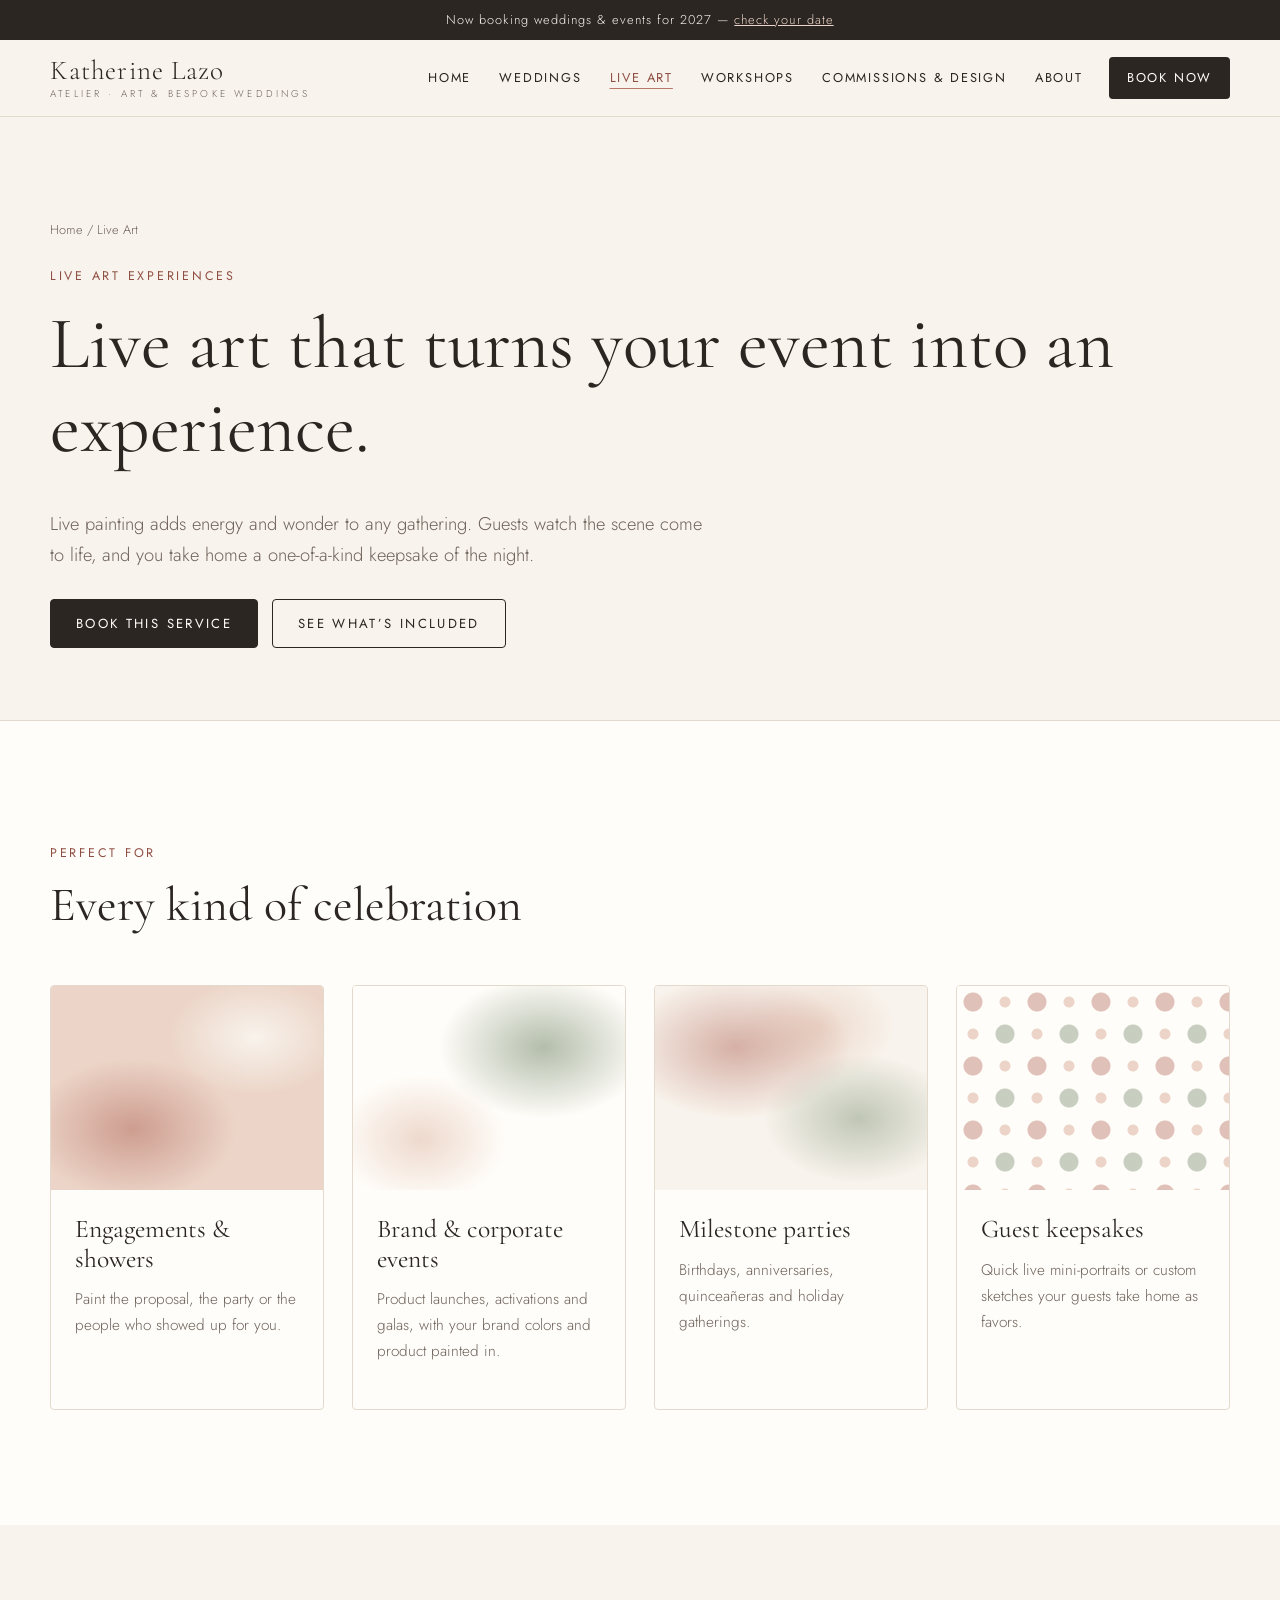
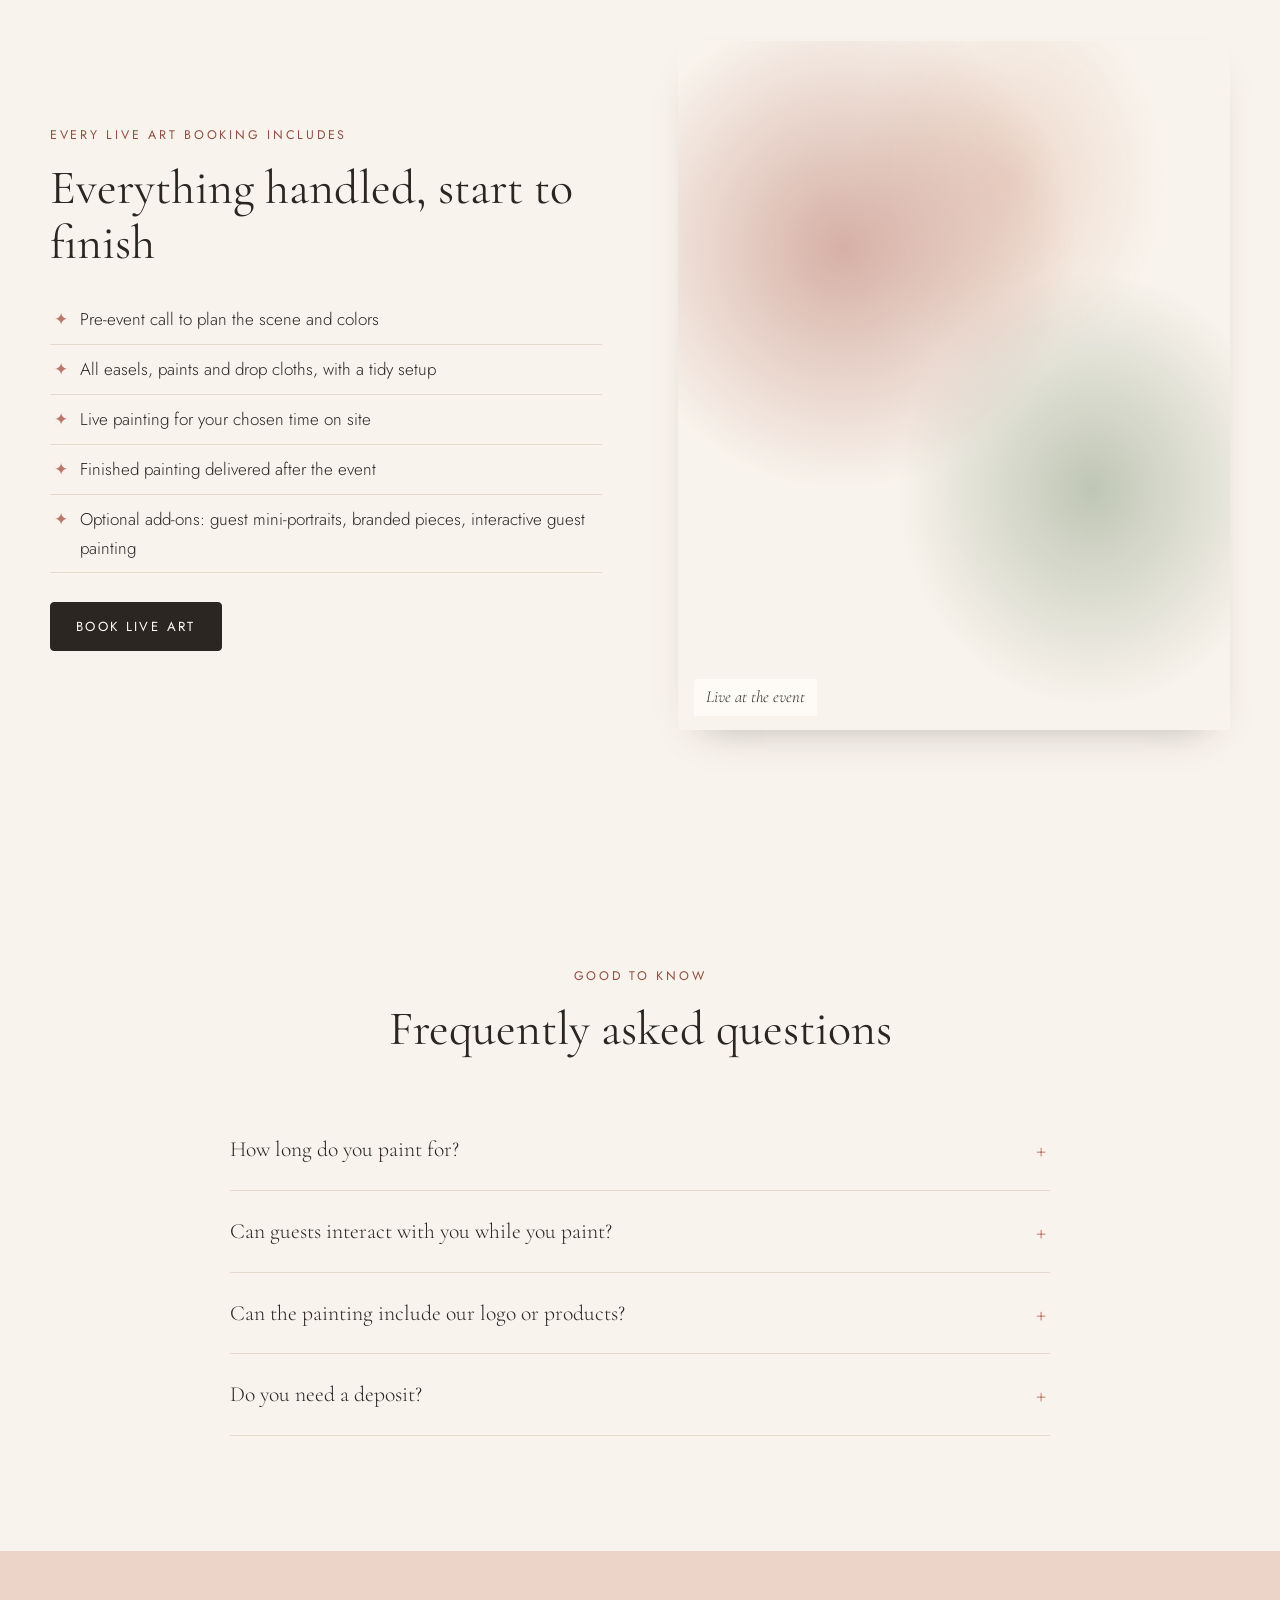
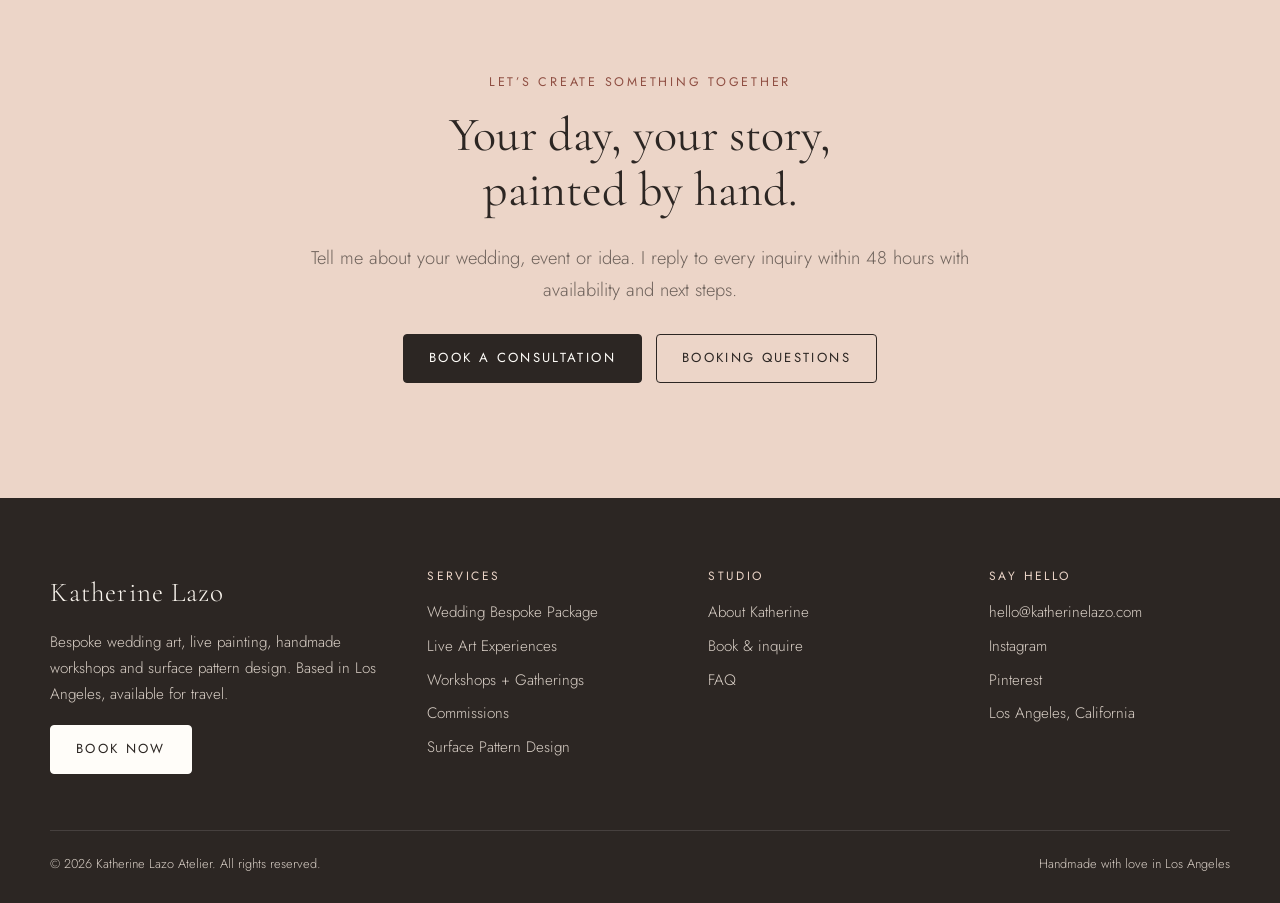
<file: live-art.html>
<!doctype html>
<html lang="en">
<head>
  <meta charset="utf-8">
  <meta name="viewport" content="width=device-width, initial-scale=1">
  <title>Live Event Painting | Live Art Experiences | Katherine Lazo</title>
  <meta name="description" content="Live painting for engagement parties, showers, brand events and celebrations. An interactive art experience your guests will remember. Book Katherine Lazo.">
  <meta property="og:title" content="Live Event Painting | Live Art Experiences | Katherine Lazo">
  <meta property="og:description" content="Live painting for engagement parties, showers, brand events and celebrations. An interactive art experience your guests will remember. Book Katherine Lazo.">
  <meta property="og:type" content="website">
  <link rel="preconnect" href="https://fonts.googleapis.com">
  <link rel="preconnect" href="https://fonts.gstatic.com" crossorigin>
  <link href="https://fonts.googleapis.com/css2?family=Cormorant+Garamond:ital,wght@0,400;0,500;1,400&family=Jost:wght@300;400&display=swap" rel="stylesheet">
  <link rel="stylesheet" href="assets/css/styles.css">
  <script src="assets/js/site.js" defer></script>
</head>
<body>
<a class="skip-link" href="#main">Skip to content</a>
<div class="announce">Now booking weddings &amp; events for 2027 &mdash; <a href="book.html">check your date</a></div>
<header class="site-header">
  <nav class="nav wrap" aria-label="Main">
    <a class="brand" href="index.html">
      <span class="brand__name">Katherine Lazo</span>
      <span class="brand__tag">Atelier &middot; Art &amp; Bespoke Weddings</span>
    </a>
    <button class="menu-btn" aria-expanded="false" aria-controls="nav-links">Menu</button>
    <ul class="nav__links" id="nav-links">
        <li><a href="index.html">Home</a></li>
        <li><a href="weddings.html">Weddings</a></li>
        <li><a href="live-art.html" aria-current="page">Live Art</a></li>
        <li><a href="workshops.html">Workshops</a></li>
        <li><a href="commissions.html">Commissions &amp; Design</a></li>
        <li><a href="about.html">About</a></li>
        <li class="nav__cta"><a class="btn" href="book.html">Book Now</a></li>
    </ul>
  </nav>
</header>
<main id="main">

<section class="page-hero">
  <div class="wrap">
    <div class="breadcrumb"><a href="index.html">Home</a> / Live Art</div>
    <span class="eyebrow">Live Art Experiences</span>
    <h1>Live art that turns your event into an experience.</h1>
    <p class="lede">Live painting adds energy and wonder to any gathering. Guests watch the scene come to life, and you take home a one-of-a-kind keepsake of the night.</p>
    <div class="btn-row">
      <a class="btn" href="book.html?service=live-art">Book this service</a>
      <a class="btn btn--ghost" href="#details">See what&rsquo;s included</a>
    </div>
  </div>
</section>

<section class="section section--paper" id="details">
  <div class="wrap">
    <div class="section-head">
      <span class="eyebrow">Perfect for</span>
      <h2>Every kind of celebration</h2>
    </div>
    <div class="cards">
      <div class="card"><div class="art art--rose"></div><div class="card__body"><h3>Engagements &amp; showers</h3><p>Paint the proposal, the party or the people who showed up for you.</p></div></div>
      <div class="card"><div class="art art--sage"></div><div class="card__body"><h3>Brand &amp; corporate events</h3><p>Product launches, activations and galas, with your brand colors and product painted in.</p></div></div>
      <div class="card"><div class="art art--wash"></div><div class="card__body"><h3>Milestone parties</h3><p>Birthdays, anniversaries, quincea&ntilde;eras and holiday gatherings.</p></div></div>
      <div class="card"><div class="art art--pattern"></div><div class="card__body"><h3>Guest keepsakes</h3><p>Quick live mini-portraits or custom sketches your guests take home as favors.</p></div></div>
    </div>
  </div>
</section>

<section class="section">
  <div class="wrap split split--reverse">
    <div class="split__media"><div class="art art--wash" role="img" aria-label="Live painting at an event"><span class="art__label">Live at the event</span></div></div>
    <div>
      <span class="eyebrow">Every live art booking includes</span>
      <h2>Everything handled, start to finish</h2>
      <ul class="checklist">
        <li>Pre-event call to plan the scene and colors</li>
        <li>All easels, paints and drop cloths, with a tidy setup</li>
        <li>Live painting for your chosen time on site</li>
        <li>Finished painting delivered after the event</li>
        <li>Optional add-ons: guest mini-portraits, branded pieces, interactive guest painting</li>
      </ul>
      <div class="btn-row"><a class="btn" href="book.html?service=live-art">Book live art</a></div>
    </div>
  </div>
</section>

<section class="section" id="faq">
  <div class="wrap">
    <div class="section-head section-head--center">
      <span class="eyebrow">Good to know</span>
      <h2>Frequently asked questions</h2>
    </div>
    <div class="faq">
      <details>
        <summary>How long do you paint for?</summary>
        <p>Most events are 2&ndash;5 hours. I&rsquo;ll recommend the right length for the scene and canvas you choose.</p>
      </details>
      <details>
        <summary>Can guests interact with you while you paint?</summary>
        <p>Absolutely. Guests love asking questions and watching up close. For brand events I can also invite guests to add a brushstroke.</p>
      </details>
      <details>
        <summary>Can the painting include our logo or products?</summary>
        <p>Yes. Branded live art is a great fit for launches and activations. We&rsquo;ll plan it together on our pre-event call.</p>
      </details>
      <details>
        <summary>Do you need a deposit?</summary>
        <p>A retainer reserves your date, and the balance is due before the event.</p>
      </details>
    </div>
  </div>
</section>
</main>

<section class="section section--blush cta-band">
  <div class="wrap">
    <span class="eyebrow">Let&rsquo;s create something together</span>
    <h2>Your day, your story, painted by hand.</h2>
    <p class="lede">Tell me about your wedding, event or idea. I reply to every inquiry within 48 hours with availability and next steps.</p>
    <div class="btn-row">
      <a class="btn" href="book.html">Book a consultation</a>
      <a class="btn btn--ghost" href="book.html#faq">Booking questions</a>
    </div>
  </div>
</section>

<footer class="site-footer">
  <div class="wrap">
    <div class="footer__grid">
      <div>
        <span class="brand__name">Katherine Lazo</span>
        <p style="margin-top:14px">Bespoke wedding art, live painting, handmade workshops and surface pattern design. Based in Los Angeles, available for travel.</p>
        <a class="btn btn--light" href="book.html">Book Now</a>
      </div>
      <div>
        <h4>Services</h4>
        <ul>
          <li><a href="weddings.html">Wedding Bespoke Package</a></li>
          <li><a href="live-art.html">Live Art Experiences</a></li>
          <li><a href="workshops.html">Workshops + Gatherings</a></li>
          <li><a href="commissions.html">Commissions</a></li>
          <li><a href="commissions.html#pattern">Surface Pattern Design</a></li>
        </ul>
      </div>
      <div>
        <h4>Studio</h4>
        <ul>
          <li><a href="about.html">About Katherine</a></li>
          <li><a href="book.html">Book &amp; inquire</a></li>
          <li><a href="book.html#faq">FAQ</a></li>
        </ul>
      </div>
      <div>
        <h4>Say hello</h4>
        <ul>
          <li><a data-email href="mailto:hello@katherinelazo.com">hello@katherinelazo.com</a></li>
          <li><a href="https://www.instagram.com/" rel="noopener">Instagram</a></li>
          <li><a href="https://www.pinterest.com/" rel="noopener">Pinterest</a></li>
          <li>Los Angeles, California</li>
        </ul>
      </div>
    </div>
    <div class="footer__bottom">
      <span>&copy; <span data-year>2026</span> Katherine Lazo Atelier. All rights reserved.</span>
      <span>Handmade with love in Los Angeles</span>
    </div>
  </div>
</footer>

<div class="sticky-book"><a class="btn" href="book.html">Check my date &amp; book</a></div>
</body>
</html>
</file>
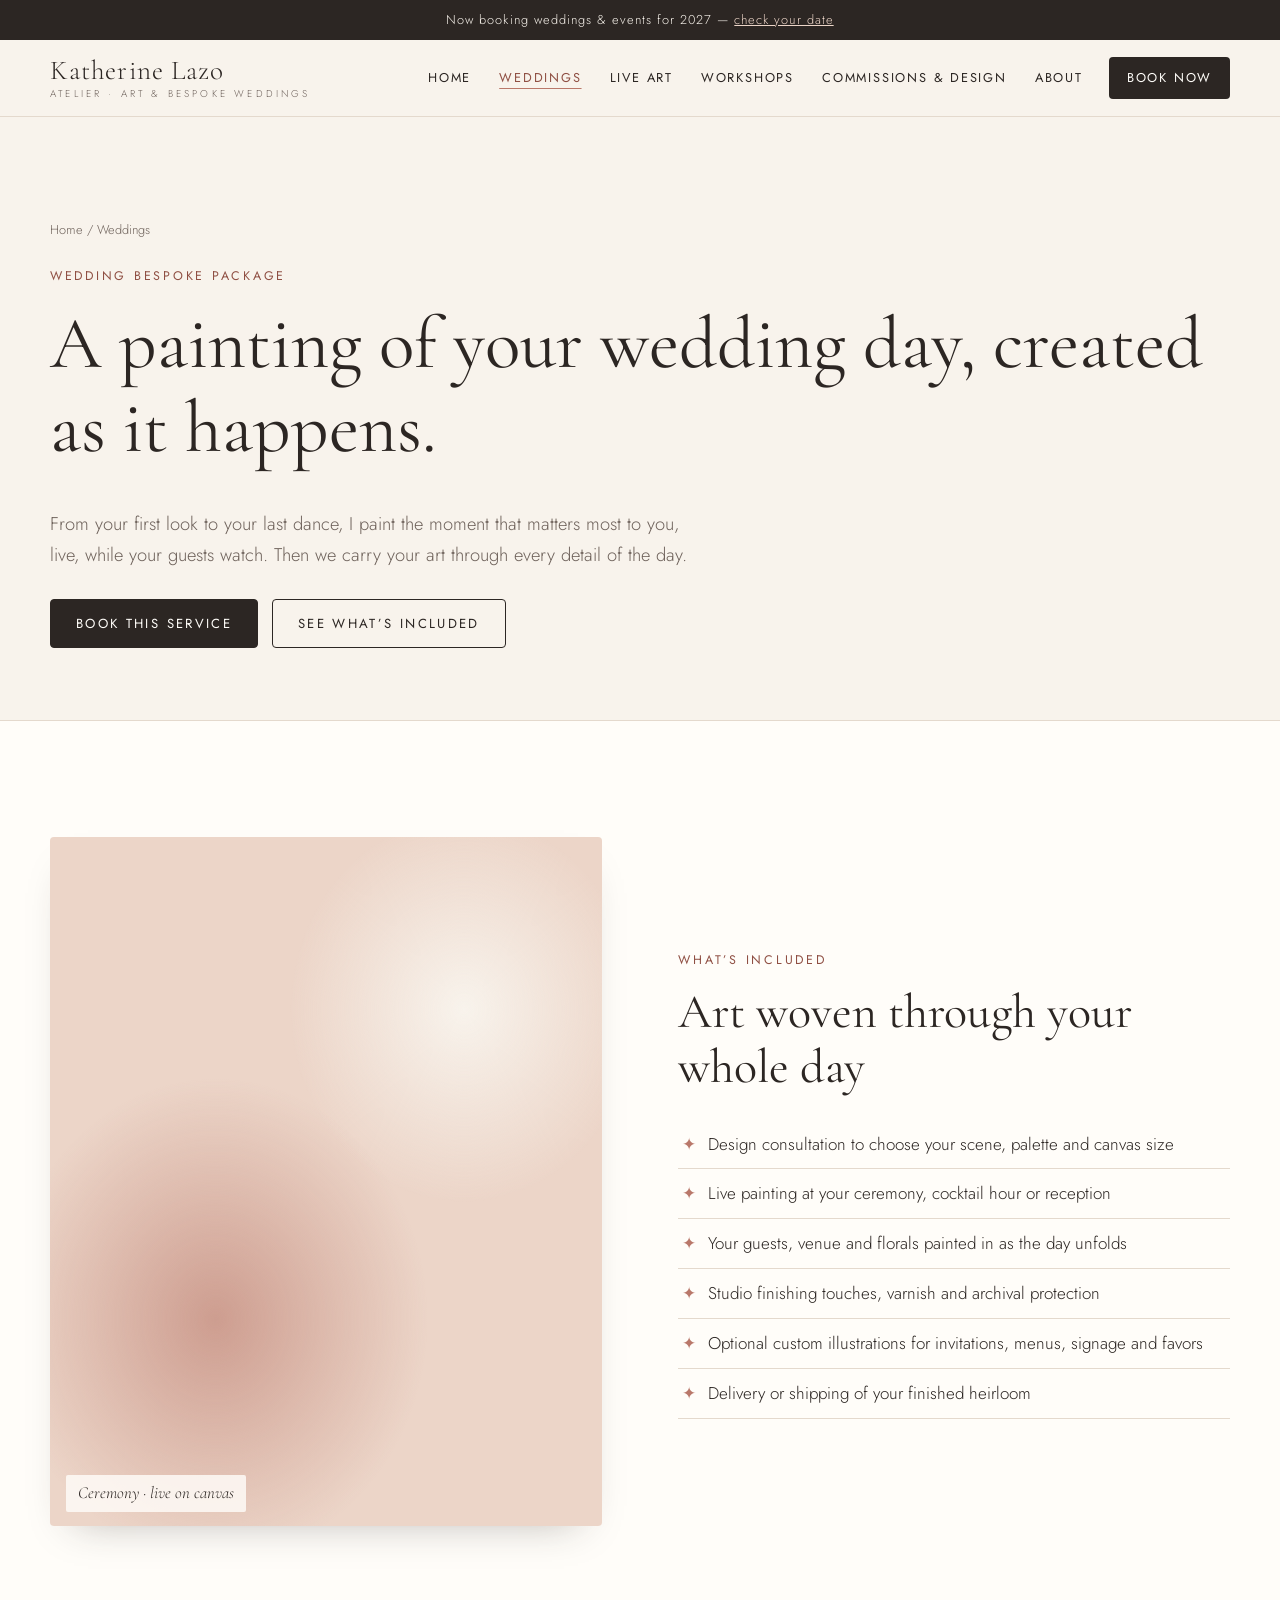
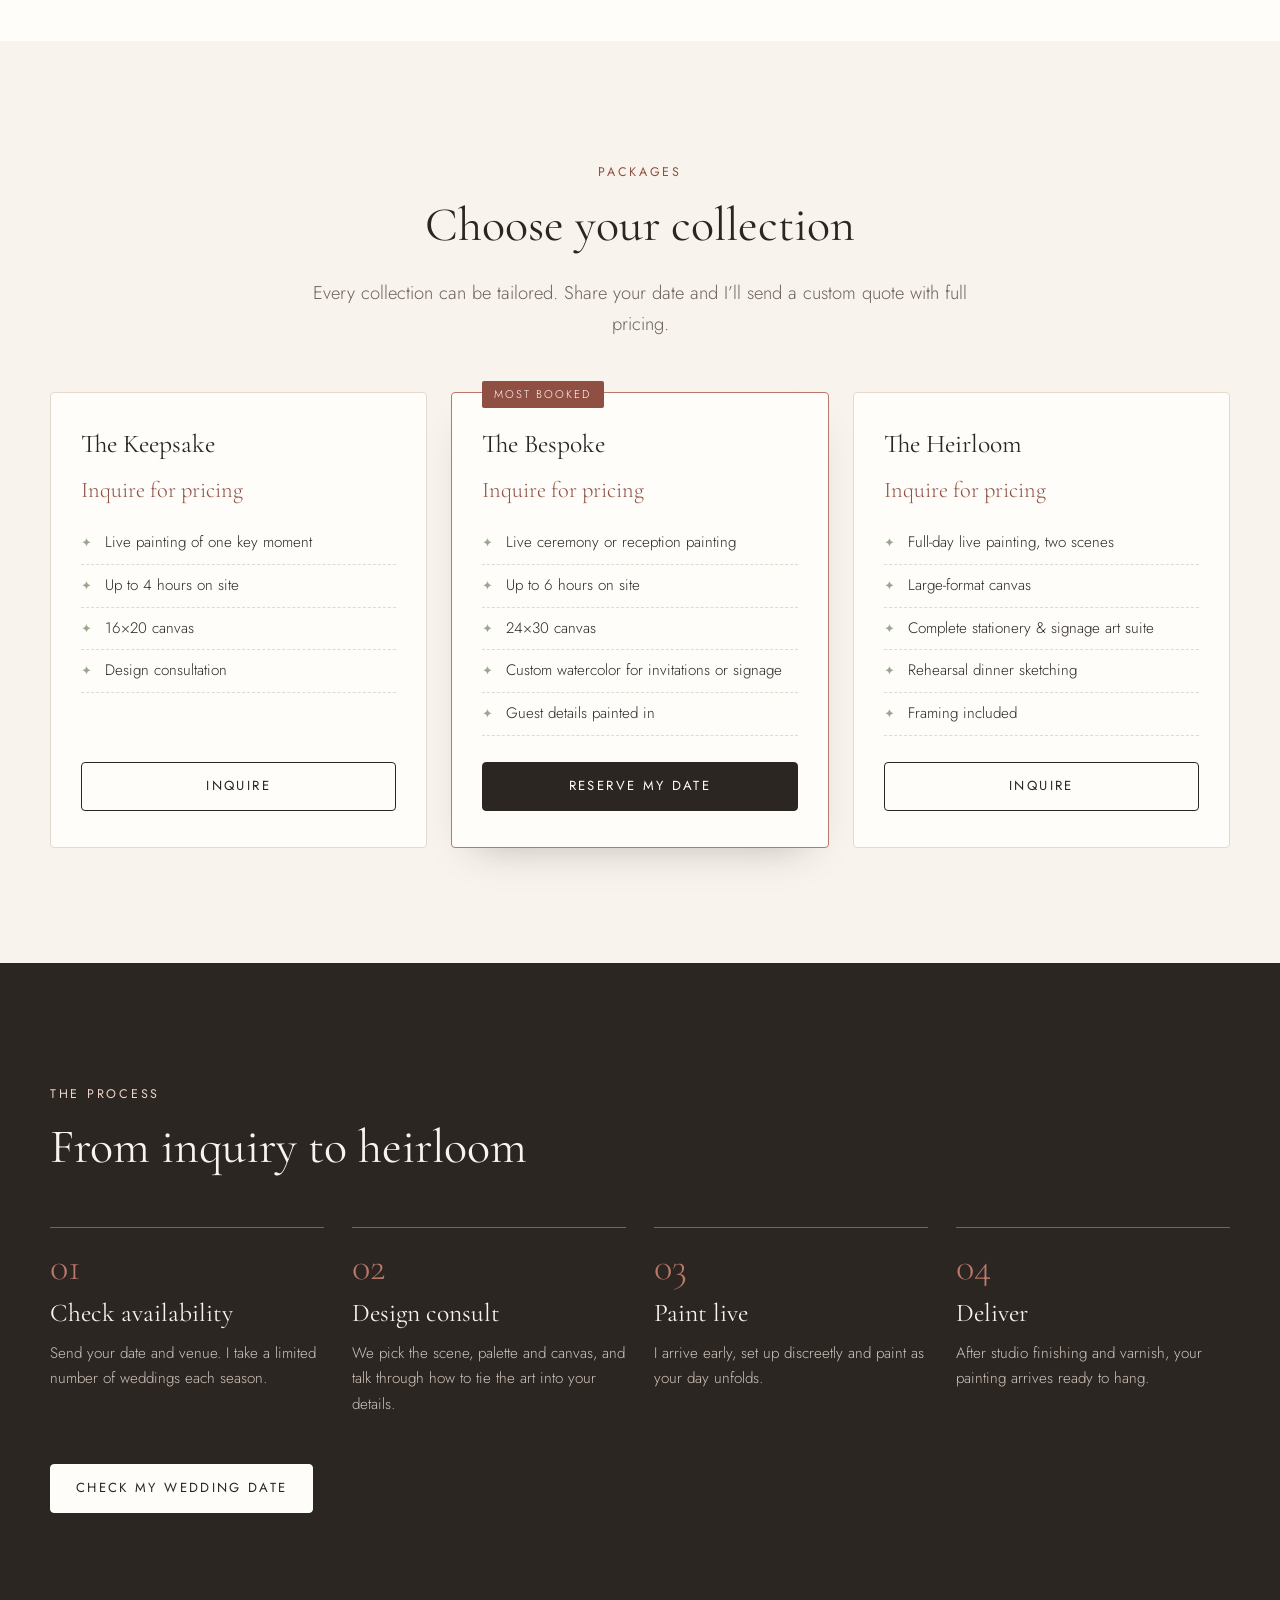
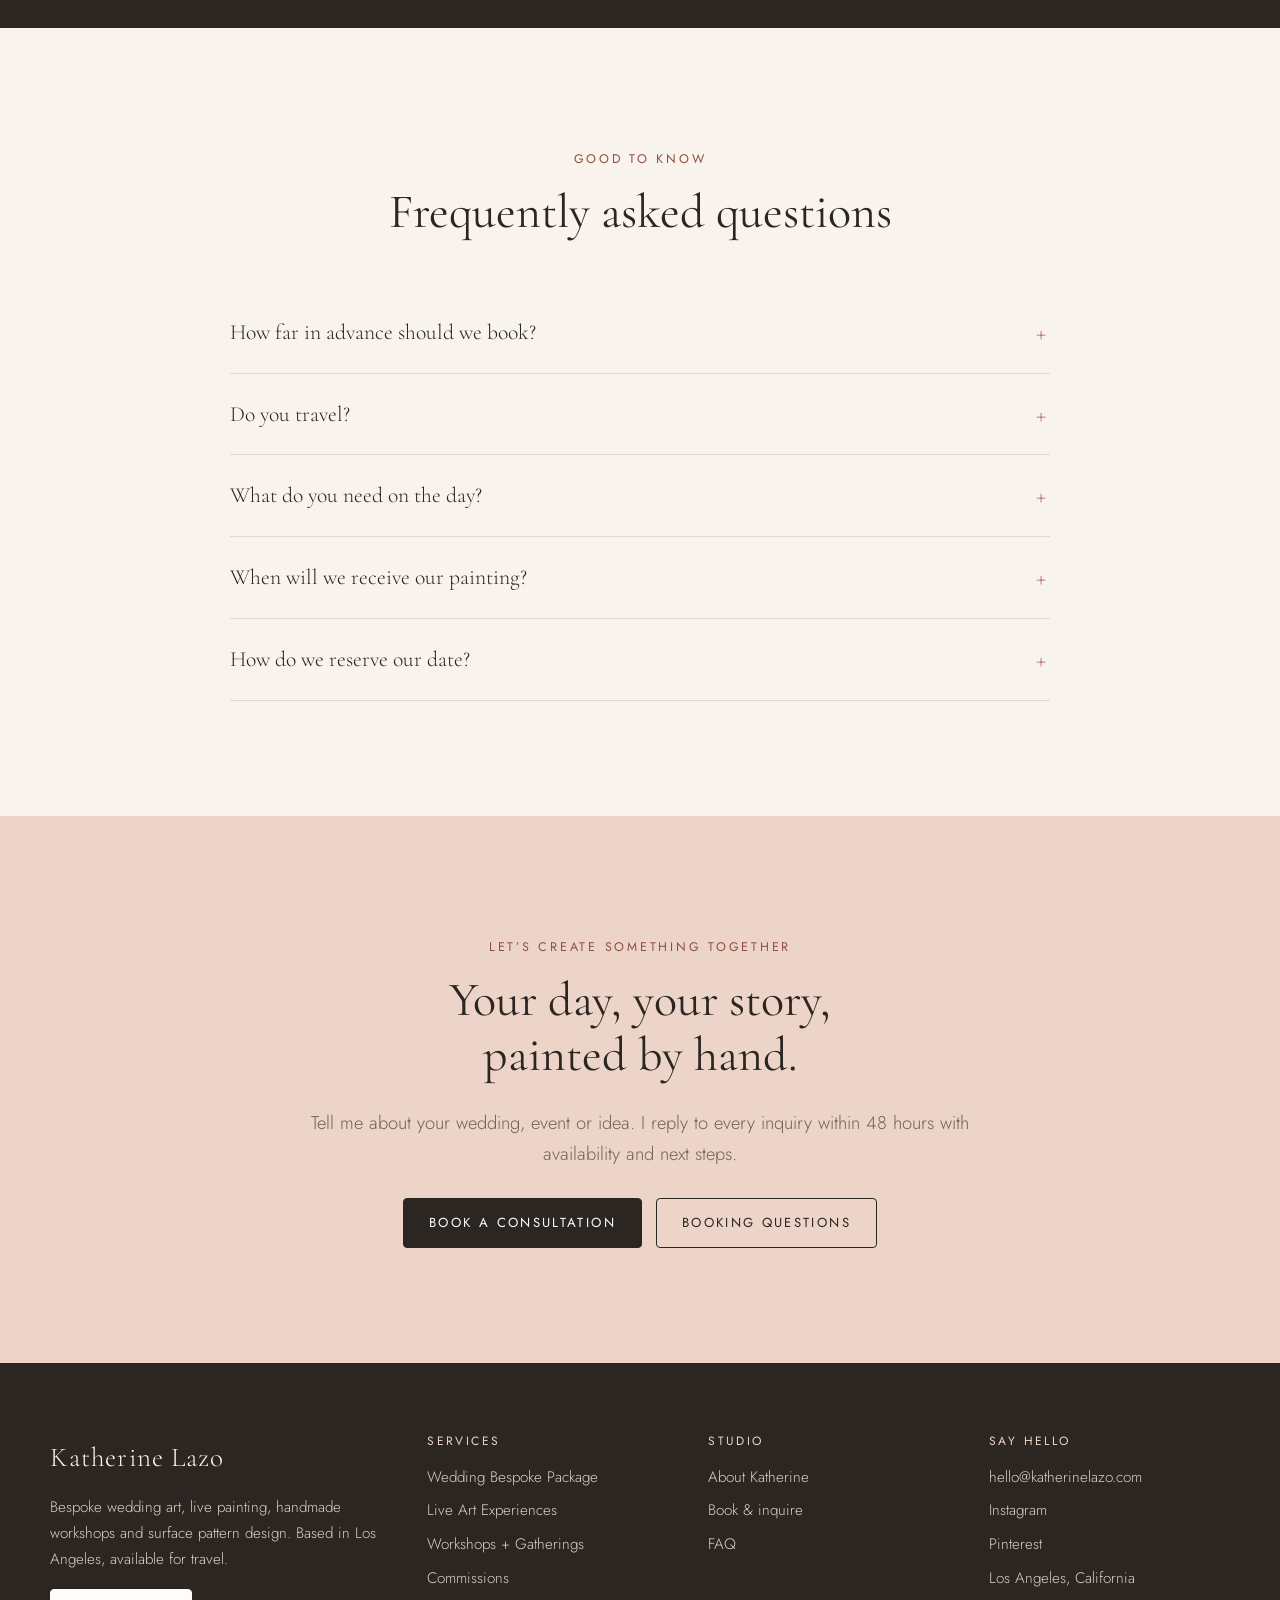
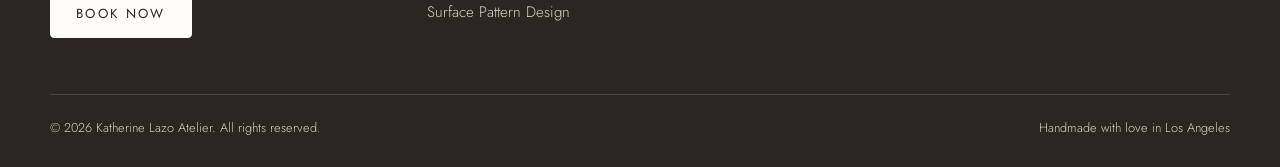
<file: weddings.html>
<!doctype html>
<html lang="en">
<head>
  <meta charset="utf-8">
  <meta name="viewport" content="width=device-width, initial-scale=1">
  <title>Wedding Bespoke Package | Live Wedding Painting | Katherine Lazo</title>
  <meta name="description" content="Live wedding painting and custom wedding art in Los Angeles and beyond. Explore Katherine Lazo's Wedding Bespoke Package and reserve your date.">
  <meta property="og:title" content="Wedding Bespoke Package | Live Wedding Painting | Katherine Lazo">
  <meta property="og:description" content="Live wedding painting and custom wedding art in Los Angeles and beyond. Explore Katherine Lazo's Wedding Bespoke Package and reserve your date.">
  <meta property="og:type" content="website">
  <link rel="preconnect" href="https://fonts.googleapis.com">
  <link rel="preconnect" href="https://fonts.gstatic.com" crossorigin>
  <link href="https://fonts.googleapis.com/css2?family=Cormorant+Garamond:ital,wght@0,400;0,500;1,400&family=Jost:wght@300;400&display=swap" rel="stylesheet">
  <link rel="stylesheet" href="assets/css/styles.css">
  <script src="assets/js/site.js" defer></script>
</head>
<body>
<a class="skip-link" href="#main">Skip to content</a>
<div class="announce">Now booking weddings &amp; events for 2027 &mdash; <a href="book.html">check your date</a></div>
<header class="site-header">
  <nav class="nav wrap" aria-label="Main">
    <a class="brand" href="index.html">
      <span class="brand__name">Katherine Lazo</span>
      <span class="brand__tag">Atelier &middot; Art &amp; Bespoke Weddings</span>
    </a>
    <button class="menu-btn" aria-expanded="false" aria-controls="nav-links">Menu</button>
    <ul class="nav__links" id="nav-links">
        <li><a href="index.html">Home</a></li>
        <li><a href="weddings.html" aria-current="page">Weddings</a></li>
        <li><a href="live-art.html">Live Art</a></li>
        <li><a href="workshops.html">Workshops</a></li>
        <li><a href="commissions.html">Commissions &amp; Design</a></li>
        <li><a href="about.html">About</a></li>
        <li class="nav__cta"><a class="btn" href="book.html">Book Now</a></li>
    </ul>
  </nav>
</header>
<main id="main">

<section class="page-hero">
  <div class="wrap">
    <div class="breadcrumb"><a href="index.html">Home</a> / Weddings</div>
    <span class="eyebrow">Wedding Bespoke Package</span>
    <h1>A painting of your wedding day, created as it happens.</h1>
    <p class="lede">From your first look to your last dance, I paint the moment that matters most to you, live, while your guests watch. Then we carry your art through every detail of the day.</p>
    <div class="btn-row">
      <a class="btn" href="book.html?service=weddings">Book this service</a>
      <a class="btn btn--ghost" href="#details">See what&rsquo;s included</a>
    </div>
  </div>
</section>

<section class="section section--paper" id="details">
  <div class="wrap split">
    <div class="split__media"><div class="art art--rose" role="img" aria-label="Live wedding painting"><span class="art__label">Ceremony &middot; live on canvas</span></div></div>
    <div>
      <span class="eyebrow">What&rsquo;s included</span>
      <h2>Art woven through your whole day</h2>
      <ul class="checklist">
        <li>Design consultation to choose your scene, palette and canvas size</li>
        <li>Live painting at your ceremony, cocktail hour or reception</li>
        <li>Your guests, venue and florals painted in as the day unfolds</li>
        <li>Studio finishing touches, varnish and archival protection</li>
        <li>Optional custom illustrations for invitations, menus, signage and favors</li>
        <li>Delivery or shipping of your finished heirloom</li>
      </ul>
    </div>
  </div>
</section>

<section class="section">
  <div class="wrap">
    <div class="section-head section-head--center">
      <span class="eyebrow">Packages</span>
      <h2>Choose your collection</h2>
      <p class="lede">Every collection can be tailored. Share your date and I&rsquo;ll send a custom quote with full pricing.</p>
    </div>
    <div class="packages">
      <div class="package">
        <h3>The Keepsake</h3>
        <div class="package__price">Inquire for pricing</div>
        <ul>
          <li>Live painting of one key moment</li>
          <li>Up to 4 hours on site</li>
          <li>16&times;20 canvas</li>
          <li>Design consultation</li>
        </ul>
        <a class="btn btn--ghost" href="book.html?service=weddings">Inquire</a>
      </div>
      <div class="package package--featured">
        <h3>The Bespoke</h3>
        <div class="package__price">Inquire for pricing</div>
        <ul>
          <li>Live ceremony or reception painting</li>
          <li>Up to 6 hours on site</li>
          <li>24&times;30 canvas</li>
          <li>Custom watercolor for invitations or signage</li>
          <li>Guest details painted in</li>
        </ul>
        <a class="btn" href="book.html?service=weddings">Reserve my date</a>
      </div>
      <div class="package">
        <h3>The Heirloom</h3>
        <div class="package__price">Inquire for pricing</div>
        <ul>
          <li>Full-day live painting, two scenes</li>
          <li>Large-format canvas</li>
          <li>Complete stationery &amp; signage art suite</li>
          <li>Rehearsal dinner sketching</li>
          <li>Framing included</li>
        </ul>
        <a class="btn btn--ghost" href="book.html?service=weddings">Inquire</a>
      </div>
    </div>
  </div>
</section>

<section class="section section--ink">
  <div class="wrap">
    <div class="section-head">
      <span class="eyebrow">The process</span>
      <h2>From inquiry to heirloom</h2>
    </div>
    <div class="steps">
      <div class="step"><h3>Check availability</h3><p>Send your date and venue. I take a limited number of weddings each season.</p></div>
      <div class="step"><h3>Design consult</h3><p>We pick the scene, palette and canvas, and talk through how to tie the art into your details.</p></div>
      <div class="step"><h3>Paint live</h3><p>I arrive early, set up discreetly and paint as your day unfolds.</p></div>
      <div class="step"><h3>Deliver</h3><p>After studio finishing and varnish, your painting arrives ready to hang.</p></div>
    </div>
    <div class="btn-row"><a class="btn btn--light" href="book.html?service=weddings">Check my wedding date</a></div>
  </div>
</section>

<section class="section" id="faq">
  <div class="wrap">
    <div class="section-head section-head--center">
      <span class="eyebrow">Good to know</span>
      <h2>Frequently asked questions</h2>
    </div>
    <div class="faq">
      <details>
        <summary>How far in advance should we book?</summary>
        <p>Most couples book 6&ndash;12 months ahead. Peak-season Saturdays go first, so inquire as soon as you have your date and venue.</p>
      </details>
      <details>
        <summary>Do you travel?</summary>
        <p>Yes. I&rsquo;m based in Los Angeles and travel throughout California and beyond. Travel fees are included in your custom quote.</p>
      </details>
      <details>
        <summary>What do you need on the day?</summary>
        <p>A small area about 6&times;6 feet with a good view of the moment we&rsquo;re painting, and access to an outlet for evening lighting if indoors.</p>
      </details>
      <details>
        <summary>When will we receive our painting?</summary>
        <p>Most paintings are finished, varnished and delivered within 3&ndash;5 weeks of your wedding.</p>
      </details>
      <details>
        <summary>How do we reserve our date?</summary>
        <p>A signed agreement and a retainer reserve your date. The balance is due before the wedding.</p>
      </details>
    </div>
  </div>
</section>
</main>

<section class="section section--blush cta-band">
  <div class="wrap">
    <span class="eyebrow">Let&rsquo;s create something together</span>
    <h2>Your day, your story, painted by hand.</h2>
    <p class="lede">Tell me about your wedding, event or idea. I reply to every inquiry within 48 hours with availability and next steps.</p>
    <div class="btn-row">
      <a class="btn" href="book.html">Book a consultation</a>
      <a class="btn btn--ghost" href="book.html#faq">Booking questions</a>
    </div>
  </div>
</section>

<footer class="site-footer">
  <div class="wrap">
    <div class="footer__grid">
      <div>
        <span class="brand__name">Katherine Lazo</span>
        <p style="margin-top:14px">Bespoke wedding art, live painting, handmade workshops and surface pattern design. Based in Los Angeles, available for travel.</p>
        <a class="btn btn--light" href="book.html">Book Now</a>
      </div>
      <div>
        <h4>Services</h4>
        <ul>
          <li><a href="weddings.html">Wedding Bespoke Package</a></li>
          <li><a href="live-art.html">Live Art Experiences</a></li>
          <li><a href="workshops.html">Workshops + Gatherings</a></li>
          <li><a href="commissions.html">Commissions</a></li>
          <li><a href="commissions.html#pattern">Surface Pattern Design</a></li>
        </ul>
      </div>
      <div>
        <h4>Studio</h4>
        <ul>
          <li><a href="about.html">About Katherine</a></li>
          <li><a href="book.html">Book &amp; inquire</a></li>
          <li><a href="book.html#faq">FAQ</a></li>
        </ul>
      </div>
      <div>
        <h4>Say hello</h4>
        <ul>
          <li><a data-email href="mailto:hello@katherinelazo.com">hello@katherinelazo.com</a></li>
          <li><a href="https://www.instagram.com/" rel="noopener">Instagram</a></li>
          <li><a href="https://www.pinterest.com/" rel="noopener">Pinterest</a></li>
          <li>Los Angeles, California</li>
        </ul>
      </div>
    </div>
    <div class="footer__bottom">
      <span>&copy; <span data-year>2026</span> Katherine Lazo Atelier. All rights reserved.</span>
      <span>Handmade with love in Los Angeles</span>
    </div>
  </div>
</footer>

<div class="sticky-book"><a class="btn" href="book.html">Check my date &amp; book</a></div>
</body>
</html>
</file>
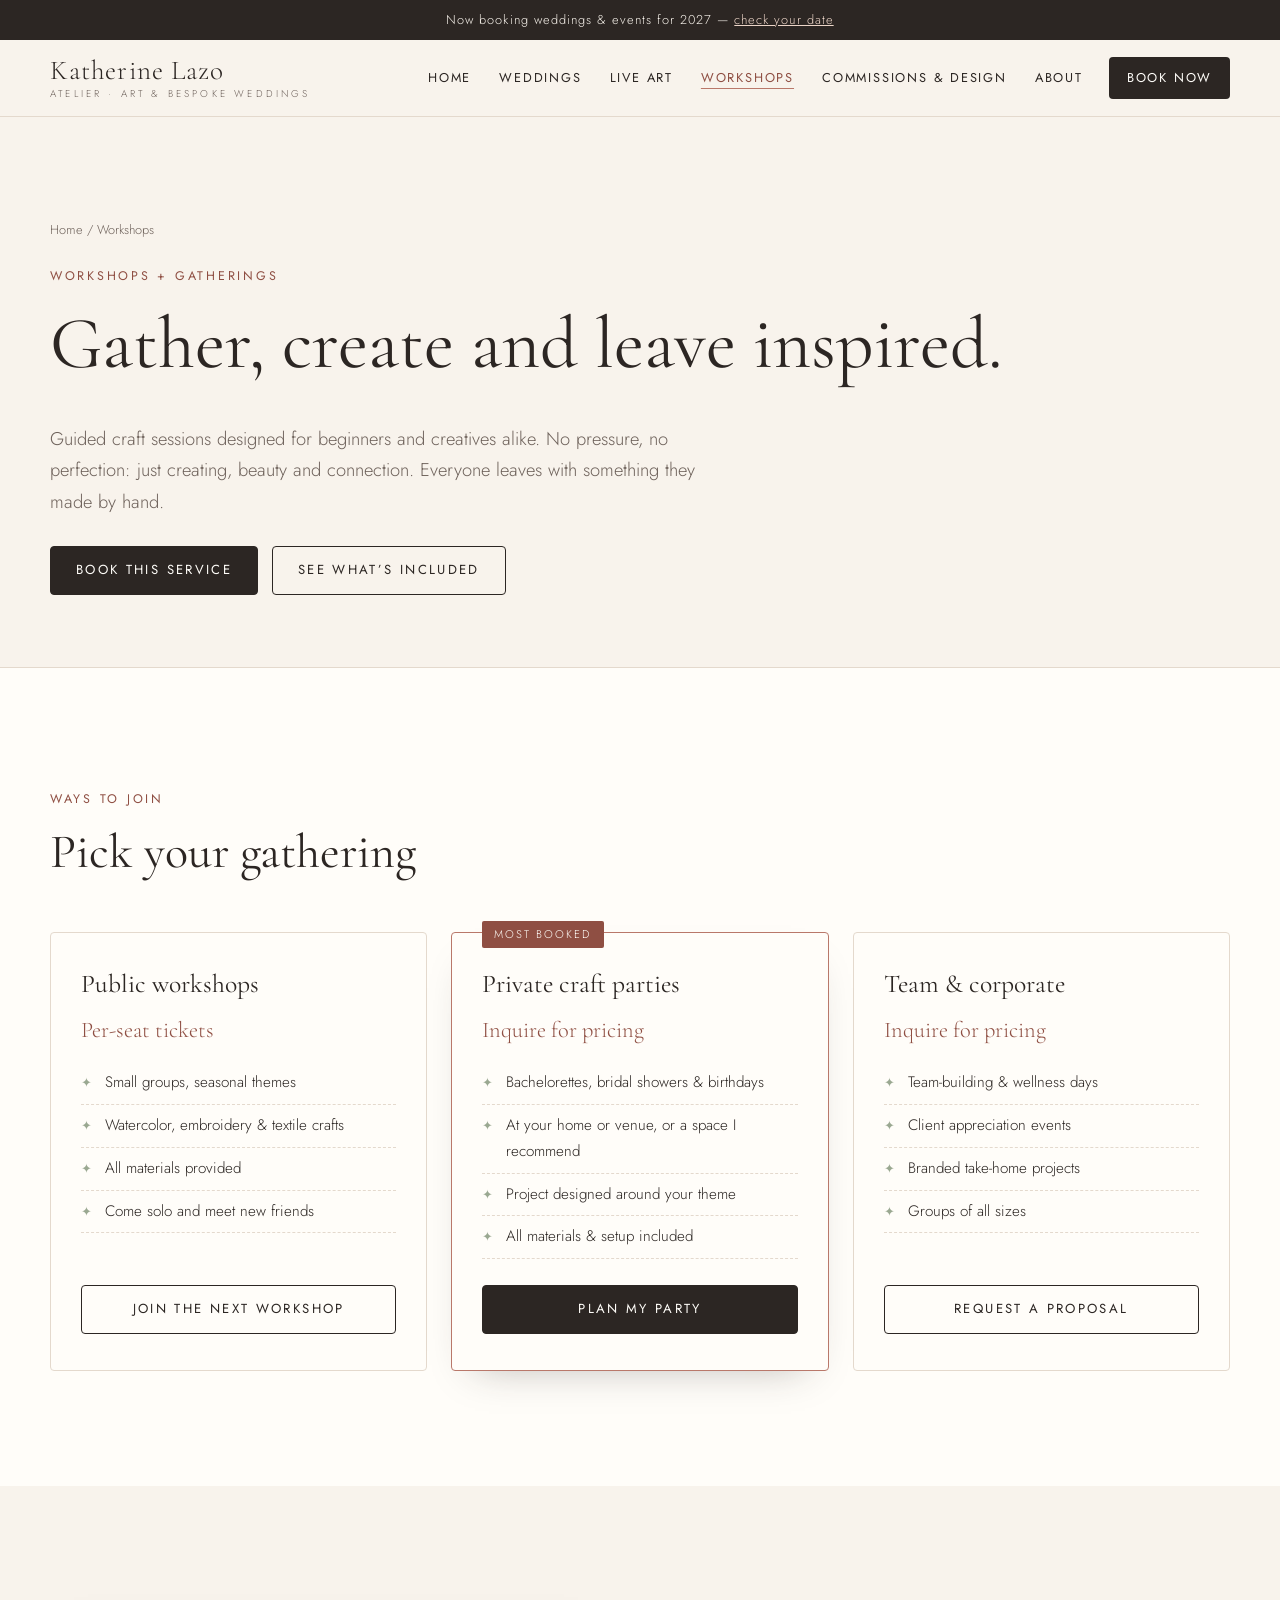
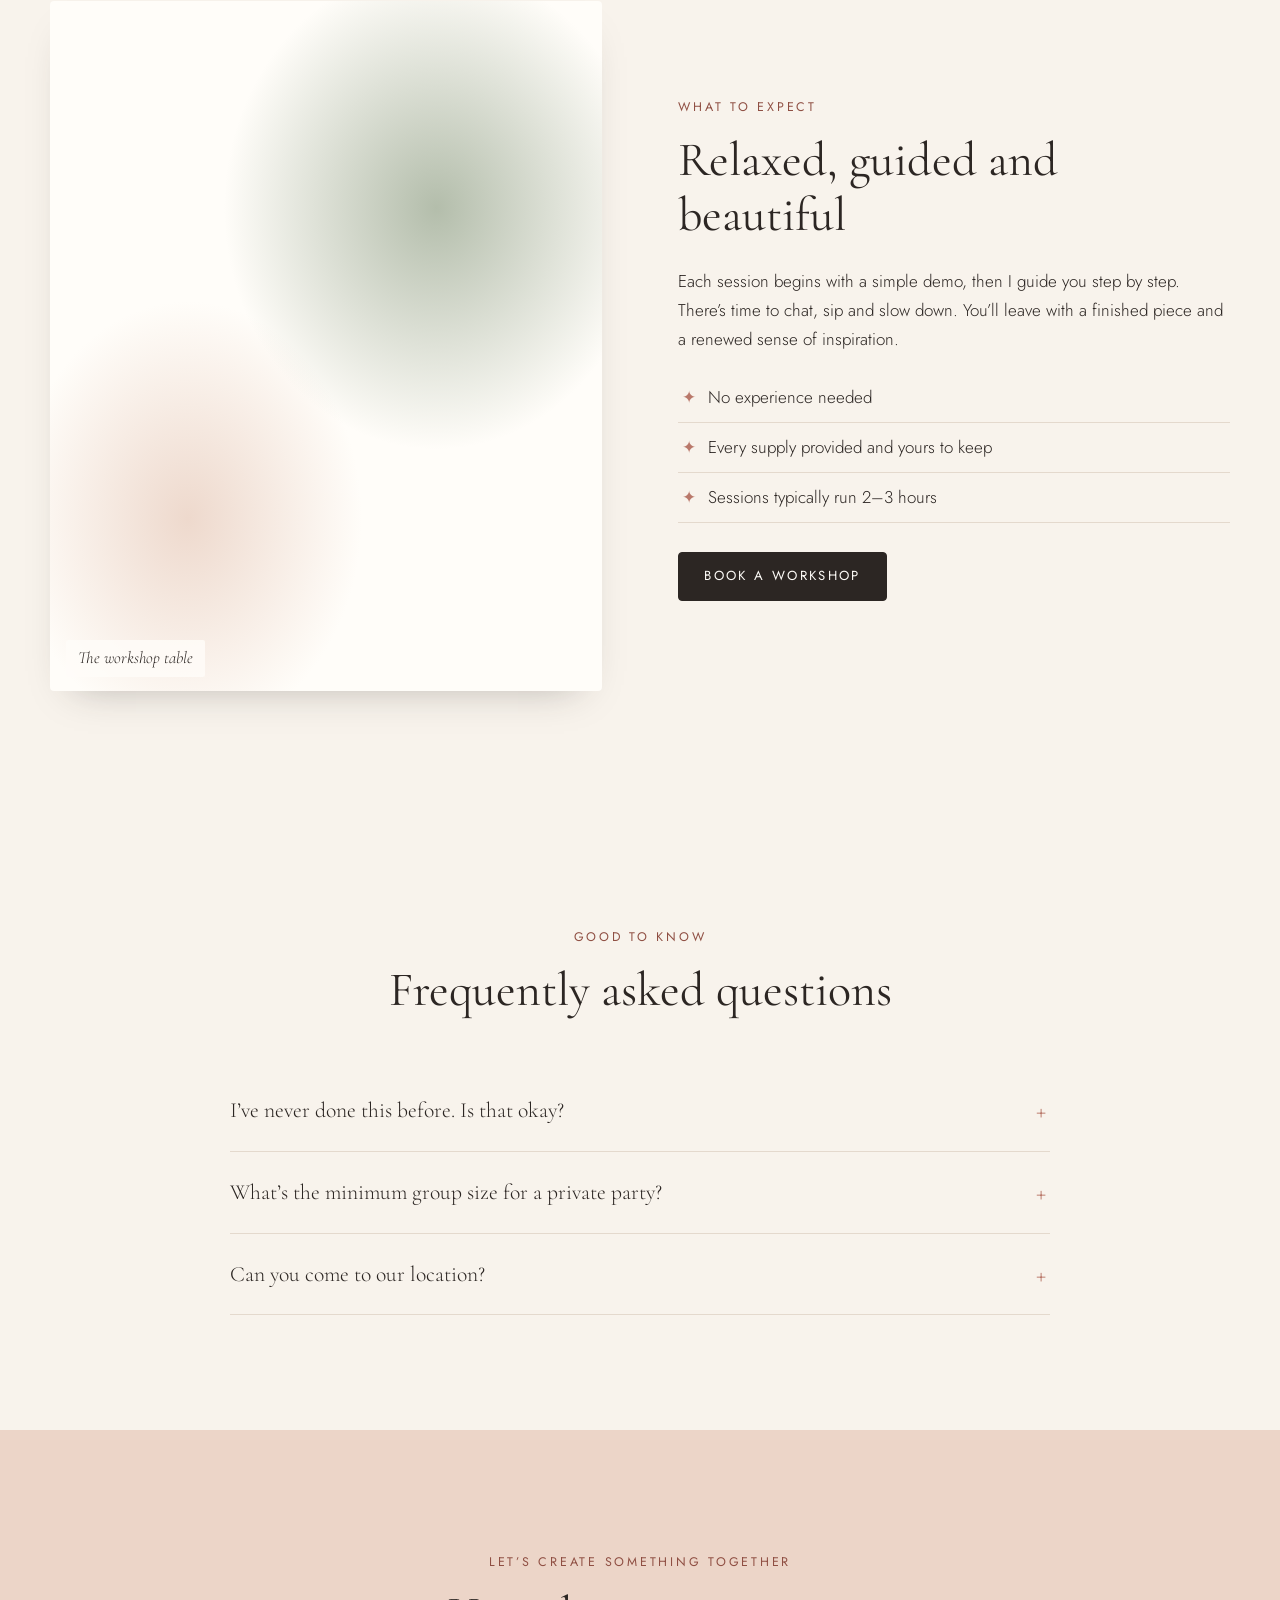
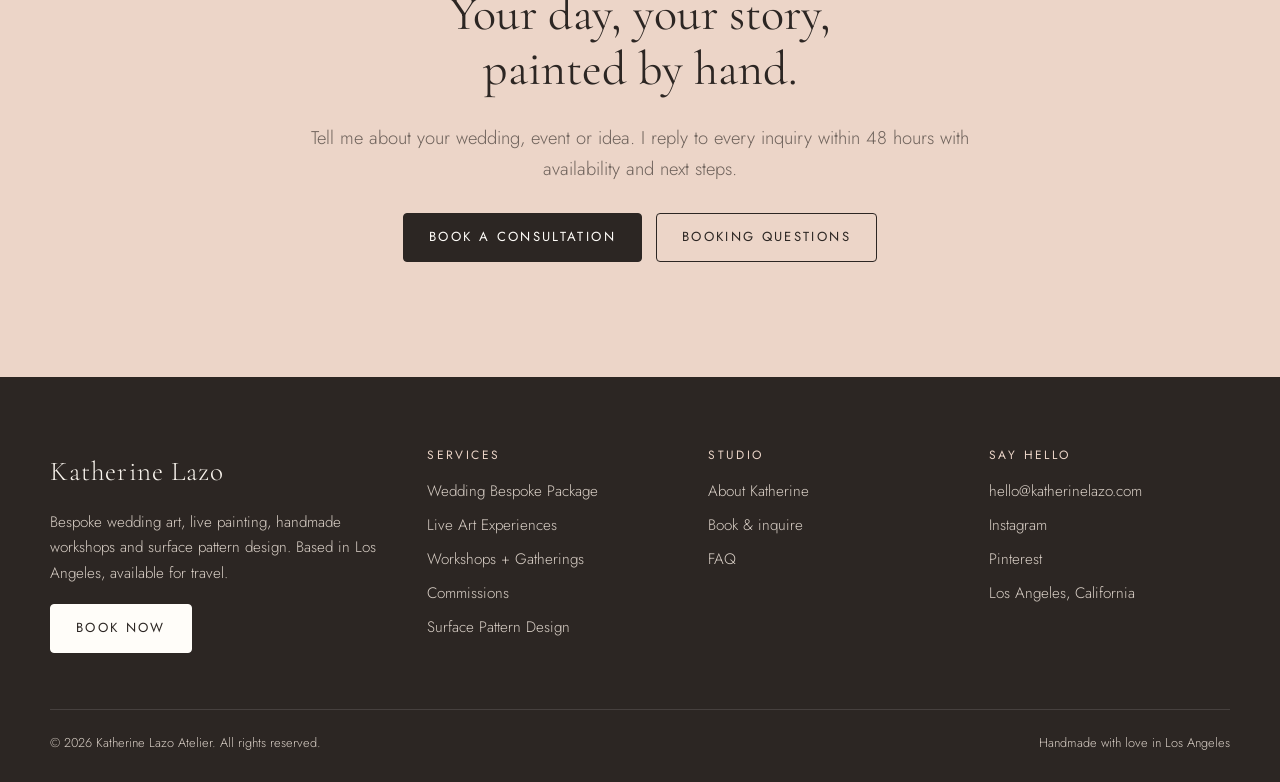
<file: workshops.html>
<!doctype html>
<html lang="en">
<head>
  <meta charset="utf-8">
  <meta name="viewport" content="width=device-width, initial-scale=1">
  <title>Workshops + Gatherings | Craft Parties in Los Angeles | Katherine Lazo</title>
  <meta name="description" content="Creative workshops and private craft parties in Los Angeles. Watercolor, embroidery and more for beginners and creatives, with all materials provided.">
  <meta property="og:title" content="Workshops + Gatherings | Craft Parties in Los Angeles | Katherine Lazo">
  <meta property="og:description" content="Creative workshops and private craft parties in Los Angeles. Watercolor, embroidery and more for beginners and creatives, with all materials provided.">
  <meta property="og:type" content="website">
  <link rel="preconnect" href="https://fonts.googleapis.com">
  <link rel="preconnect" href="https://fonts.gstatic.com" crossorigin>
  <link href="https://fonts.googleapis.com/css2?family=Cormorant+Garamond:ital,wght@0,400;0,500;1,400&family=Jost:wght@300;400&display=swap" rel="stylesheet">
  <link rel="stylesheet" href="assets/css/styles.css">
  <script src="assets/js/site.js" defer></script>
</head>
<body>
<a class="skip-link" href="#main">Skip to content</a>
<div class="announce">Now booking weddings &amp; events for 2027 &mdash; <a href="book.html">check your date</a></div>
<header class="site-header">
  <nav class="nav wrap" aria-label="Main">
    <a class="brand" href="index.html">
      <span class="brand__name">Katherine Lazo</span>
      <span class="brand__tag">Atelier &middot; Art &amp; Bespoke Weddings</span>
    </a>
    <button class="menu-btn" aria-expanded="false" aria-controls="nav-links">Menu</button>
    <ul class="nav__links" id="nav-links">
        <li><a href="index.html">Home</a></li>
        <li><a href="weddings.html">Weddings</a></li>
        <li><a href="live-art.html">Live Art</a></li>
        <li><a href="workshops.html" aria-current="page">Workshops</a></li>
        <li><a href="commissions.html">Commissions &amp; Design</a></li>
        <li><a href="about.html">About</a></li>
        <li class="nav__cta"><a class="btn" href="book.html">Book Now</a></li>
    </ul>
  </nav>
</header>
<main id="main">

<section class="page-hero">
  <div class="wrap">
    <div class="breadcrumb"><a href="index.html">Home</a> / Workshops</div>
    <span class="eyebrow">Workshops + Gatherings</span>
    <h1>Gather, create and leave inspired.</h1>
    <p class="lede">Guided craft sessions designed for beginners and creatives alike. No pressure, no perfection: just creating, beauty and connection. Everyone leaves with something they made by hand.</p>
    <div class="btn-row">
      <a class="btn" href="book.html?service=workshops">Book this service</a>
      <a class="btn btn--ghost" href="#details">See what&rsquo;s included</a>
    </div>
  </div>
</section>

<section class="section section--paper" id="details">
  <div class="wrap">
    <div class="section-head">
      <span class="eyebrow">Ways to join</span>
      <h2>Pick your gathering</h2>
    </div>
    <div class="packages">
      <div class="package">
        <h3>Public workshops</h3>
        <div class="package__price">Per-seat tickets</div>
        <ul>
          <li>Small groups, seasonal themes</li>
          <li>Watercolor, embroidery &amp; textile crafts</li>
          <li>All materials provided</li>
          <li>Come solo and meet new friends</li>
        </ul>
        <a class="btn btn--ghost" href="book.html?service=workshops">Join the next workshop</a>
      </div>
      <div class="package package--featured">
        <h3>Private craft parties</h3>
        <div class="package__price">Inquire for pricing</div>
        <ul>
          <li>Bachelorettes, bridal showers &amp; birthdays</li>
          <li>At your home or venue, or a space I recommend</li>
          <li>Project designed around your theme</li>
          <li>All materials &amp; setup included</li>
        </ul>
        <a class="btn" href="book.html?service=workshops">Plan my party</a>
      </div>
      <div class="package">
        <h3>Team &amp; corporate</h3>
        <div class="package__price">Inquire for pricing</div>
        <ul>
          <li>Team-building &amp; wellness days</li>
          <li>Client appreciation events</li>
          <li>Branded take-home projects</li>
          <li>Groups of all sizes</li>
        </ul>
        <a class="btn btn--ghost" href="book.html?service=workshops">Request a proposal</a>
      </div>
    </div>
  </div>
</section>

<section class="section">
  <div class="wrap split">
    <div class="split__media"><div class="art art--sage" role="img" aria-label="Workshop table with craft supplies"><span class="art__label">The workshop table</span></div></div>
    <div>
      <span class="eyebrow">What to expect</span>
      <h2>Relaxed, guided and beautiful</h2>
      <p>Each session begins with a simple demo, then I guide you step by step. There&rsquo;s time to chat, sip and slow down. You&rsquo;ll leave with a finished piece and a renewed sense of inspiration.</p>
      <ul class="checklist">
        <li>No experience needed</li>
        <li>Every supply provided and yours to keep</li>
        <li>Sessions typically run 2&ndash;3 hours</li>
      </ul>
      <div class="btn-row"><a class="btn" href="book.html?service=workshops">Book a workshop</a></div>
    </div>
  </div>
</section>

<section class="section" id="faq">
  <div class="wrap">
    <div class="section-head section-head--center">
      <span class="eyebrow">Good to know</span>
      <h2>Frequently asked questions</h2>
    </div>
    <div class="faq">
      <details>
        <summary>I&rsquo;ve never done this before. Is that okay?</summary>
        <p>Yes! Workshops are designed for complete beginners. I guide every step.</p>
      </details>
      <details>
        <summary>What&rsquo;s the minimum group size for a private party?</summary>
        <p>Private parties start at a small group. Share your headcount in the booking form and I&rsquo;ll suggest the best format.</p>
      </details>
      <details>
        <summary>Can you come to our location?</summary>
        <p>Yes. I bring everything needed to your home, office or venue in the Los Angeles area, and can travel further for larger groups.</p>
      </details>
    </div>
  </div>
</section>
</main>

<section class="section section--blush cta-band">
  <div class="wrap">
    <span class="eyebrow">Let&rsquo;s create something together</span>
    <h2>Your day, your story, painted by hand.</h2>
    <p class="lede">Tell me about your wedding, event or idea. I reply to every inquiry within 48 hours with availability and next steps.</p>
    <div class="btn-row">
      <a class="btn" href="book.html">Book a consultation</a>
      <a class="btn btn--ghost" href="book.html#faq">Booking questions</a>
    </div>
  </div>
</section>

<footer class="site-footer">
  <div class="wrap">
    <div class="footer__grid">
      <div>
        <span class="brand__name">Katherine Lazo</span>
        <p style="margin-top:14px">Bespoke wedding art, live painting, handmade workshops and surface pattern design. Based in Los Angeles, available for travel.</p>
        <a class="btn btn--light" href="book.html">Book Now</a>
      </div>
      <div>
        <h4>Services</h4>
        <ul>
          <li><a href="weddings.html">Wedding Bespoke Package</a></li>
          <li><a href="live-art.html">Live Art Experiences</a></li>
          <li><a href="workshops.html">Workshops + Gatherings</a></li>
          <li><a href="commissions.html">Commissions</a></li>
          <li><a href="commissions.html#pattern">Surface Pattern Design</a></li>
        </ul>
      </div>
      <div>
        <h4>Studio</h4>
        <ul>
          <li><a href="about.html">About Katherine</a></li>
          <li><a href="book.html">Book &amp; inquire</a></li>
          <li><a href="book.html#faq">FAQ</a></li>
        </ul>
      </div>
      <div>
        <h4>Say hello</h4>
        <ul>
          <li><a data-email href="mailto:hello@katherinelazo.com">hello@katherinelazo.com</a></li>
          <li><a href="https://www.instagram.com/" rel="noopener">Instagram</a></li>
          <li><a href="https://www.pinterest.com/" rel="noopener">Pinterest</a></li>
          <li>Los Angeles, California</li>
        </ul>
      </div>
    </div>
    <div class="footer__bottom">
      <span>&copy; <span data-year>2026</span> Katherine Lazo Atelier. All rights reserved.</span>
      <span>Handmade with love in Los Angeles</span>
    </div>
  </div>
</footer>

<div class="sticky-book"><a class="btn" href="book.html">Check my date &amp; book</a></div>
</body>
</html>
</file>
<file: assets/css/styles.css>
/* ==========================================================================
   Katherine Lazo — Atelier
   Shared stylesheet for every page.
   ========================================================================== */

:root {
  --cream: #f8f3ec;
  --paper: #fffdf9;
  --blush: #ecd5c8;
  --rose: #b9786a;
  --rose-deep: #8f4f43;
  --sage: #9aa891;
  --ink: #2c2623;
  --muted: #6e625b;
  --line: #e4d9cd;

  --serif: "Cormorant Garamond", Georgia, "Times New Roman", serif;
  --sans: "Jost", "Helvetica Neue", Arial, sans-serif;

  --wrap: 1180px;
  --radius: 4px;
  --shadow: 0 18px 40px -24px rgba(44, 38, 35, 0.35);
}

*,
*::before,
*::after { box-sizing: border-box; }

html { scroll-behavior: smooth; }

body {
  margin: 0;
  background: var(--cream);
  color: var(--ink);
  font-family: var(--sans);
  font-size: 17px;
  font-weight: 300;
  line-height: 1.7;
  -webkit-font-smoothing: antialiased;
}

img { max-width: 100%; display: block; }
a { color: inherit; }

h1, h2, h3, h4 {
  font-family: var(--serif);
  font-weight: 400;
  line-height: 1.15;
  margin: 0 0 0.5em;
}
h1 { font-size: clamp(2.6rem, 6vw, 4.6rem); }
h2 { font-size: clamp(2rem, 4vw, 3rem); }
h3 { font-size: 1.6rem; }
p { margin: 0 0 1.1em; }

.wrap { width: min(var(--wrap), 100% - 32px); margin-inline: auto; }

.eyebrow {
  display: inline-block;
  font-size: 0.78rem;
  letter-spacing: 0.22em;
  text-transform: uppercase;
  color: var(--rose-deep);
  margin-bottom: 0.9rem;
  font-weight: 400;
}

.lede { font-size: 1.15rem; color: var(--muted); max-width: 60ch; }

.skip-link {
  position: absolute; left: -9999px; top: 0;
  background: var(--ink); color: var(--paper); padding: 10px 16px; z-index: 100;
}
.skip-link:focus { left: 16px; top: 16px; }

/* ---------- Buttons ---------- */
.btn {
  display: inline-flex; align-items: center; justify-content: center; gap: 0.5em;
  padding: 0.95em 1.9em;
  font-family: var(--sans); font-size: 0.82rem; font-weight: 400;
  letter-spacing: 0.18em; text-transform: uppercase; text-decoration: none;
  border: 1px solid var(--ink); border-radius: var(--radius);
  background: var(--ink); color: var(--paper);
  cursor: pointer; transition: background .25s, color .25s, border-color .25s, transform .25s;
}
.btn:hover { background: var(--rose-deep); border-color: var(--rose-deep); transform: translateY(-1px); }
.btn--ghost { background: transparent; color: var(--ink); }
.btn--ghost:hover { background: var(--ink); color: var(--paper); border-color: var(--ink); }
.btn--light { background: var(--paper); color: var(--ink); border-color: var(--paper); }
.btn--light:hover { background: transparent; color: var(--paper); border-color: var(--paper); }
.btn-row { display: flex; flex-wrap: wrap; gap: 14px; margin-top: 1.8rem; }

.text-link {
  font-size: 0.82rem; letter-spacing: 0.16em; text-transform: uppercase;
  text-decoration: none; border-bottom: 1px solid var(--rose); padding-bottom: 3px;
  color: var(--rose-deep); font-weight: 400;
}
.text-link:hover { color: var(--ink); border-color: var(--ink); }

/* ---------- Announcement bar ---------- */
.announce {
  background: var(--ink); color: var(--cream);
  text-align: center; font-size: 0.8rem; letter-spacing: 0.08em; padding: 9px 16px;
}
.announce a { color: var(--blush); }

/* ---------- Header / nav ---------- */
.site-header {
  position: sticky; top: 0; z-index: 50;
  background: rgba(248, 243, 236, 0.94);
  backdrop-filter: blur(8px);
  border-bottom: 1px solid var(--line);
}
.nav { display: flex; align-items: center; justify-content: space-between; gap: 24px; min-height: 76px; }
.brand { text-decoration: none; display: flex; flex-direction: column; line-height: 1; }
.brand__name { font-family: var(--serif); font-size: 1.7rem; letter-spacing: 0.04em; }
.brand__tag { font-size: 0.62rem; letter-spacing: 0.32em; text-transform: uppercase; color: var(--muted); margin-top: 5px; }

.nav__links { display: flex; align-items: center; gap: 4px; list-style: none; margin: 0; padding: 0; }
.nav__links > li { position: relative; }
.nav__links a {
  display: block; padding: 10px 12px;
  font: inherit; font-size: 0.8rem; letter-spacing: 0.14em; text-transform: uppercase; font-weight: 400;
  text-decoration: none; color: var(--ink); background: none; border: 0; cursor: pointer;
}
.nav__links a:hover, .nav__links a[aria-current="page"] { color: var(--rose-deep); }
.nav__links a[aria-current="page"] { text-decoration: underline; text-underline-offset: 6px; text-decoration-color: var(--rose); }


.nav__cta { margin-left: 10px; }
.nav__links a.btn { padding: 0.8em 1.4em; color: var(--paper); background: var(--ink); text-decoration: none; }
.nav__links a.btn:hover { color: var(--paper); background: var(--rose-deep); }

.menu-btn {
  display: none; background: none; border: 1px solid var(--ink); border-radius: var(--radius);
  padding: 9px 12px; cursor: pointer; font: inherit; font-size: 0.75rem; letter-spacing: 0.16em; text-transform: uppercase;
}

@media (max-width: 960px) {
  .menu-btn { display: inline-block; }
  .nav__links {
    position: absolute; top: 100%; left: 0; right: 0; flex-direction: column; align-items: stretch;
    background: var(--paper); border-bottom: 1px solid var(--line); padding: 12px 16px 24px;
    max-height: calc(100vh - 76px); overflow-y: auto;
    display: none;
  }
  .nav__links.open { display: flex; }
  .nav__links a { padding: 14px 4px; font-size: 0.9rem; width: 100%; text-align: left; border-bottom: 1px solid var(--line); }
  .nav__cta { margin: 16px 0 0; }
  .nav__links a.btn { width: 100%; text-align: center; padding: 1em; border-bottom: 1px solid var(--ink); }
}

/* ---------- Sections ---------- */
.section { padding: clamp(64px, 9vw, 120px) 0; }
.section--paper { background: var(--paper); }
.section--blush { background: var(--blush); }
.section--ink { background: var(--ink); color: var(--cream); }
.section--ink .lede, .section--ink p { color: #d9cfc6; }
.section--ink .eyebrow { color: var(--blush); }
.section-head { max-width: 720px; margin-bottom: 52px; }
.section-head--center { margin-inline: auto; text-align: center; }
.section-head--center .lede { margin-inline: auto; }

/* ---------- Hero ---------- */
.hero { position: relative; overflow: hidden; }
.hero__grid { display: grid; grid-template-columns: 1.05fr 0.95fr; gap: 56px; align-items: center; padding: clamp(48px, 7vw, 96px) 0; }
.hero__art { aspect-ratio: 4 / 5; }
.hero__note { margin-top: 2rem; font-size: 0.85rem; color: var(--muted); display: flex; gap: 22px; flex-wrap: wrap; }
.hero__note span::before { content: "✦ "; color: var(--rose); }

.page-hero { padding: clamp(56px, 8vw, 104px) 0 clamp(40px, 6vw, 72px); border-bottom: 1px solid var(--line); }
.page-hero .lede { margin-top: 0.6rem; }
.breadcrumb { font-size: 0.8rem; color: var(--muted); margin-bottom: 1.2rem; }
.breadcrumb a { text-decoration: none; }
.breadcrumb a:hover { color: var(--rose-deep); }

@media (max-width: 860px) {
  .hero__grid { grid-template-columns: 1fr; }
  .hero__art { aspect-ratio: 5 / 4; order: -1; }
}

/* ---------- Art placeholders (swap for real photos) ---------- */
.art {
  position: relative; border-radius: var(--radius); overflow: hidden; background: var(--blush);
  box-shadow: var(--shadow);
}
.art img { width: 100%; height: 100%; object-fit: cover; }
.art--wash {
  background:
    radial-gradient(60% 50% at 30% 30%, rgba(185,120,106,.55), transparent 70%),
    radial-gradient(50% 45% at 75% 65%, rgba(154,168,145,.6), transparent 70%),
    radial-gradient(40% 40% at 60% 20%, rgba(236,213,200,.9), transparent 70%),
    var(--cream);
}
.art--sage {
  background:
    radial-gradient(55% 50% at 70% 30%, rgba(154,168,145,.75), transparent 70%),
    radial-gradient(45% 45% at 25% 75%, rgba(236,213,200,.9), transparent 70%),
    var(--paper);
}
.art--rose {
  background:
    radial-gradient(55% 50% at 30% 70%, rgba(185,120,106,.6), transparent 70%),
    radial-gradient(45% 40% at 75% 25%, rgba(248,243,236,1), transparent 70%),
    var(--blush);
}
.art--pattern {
  background-color: var(--paper);
  background-image:
    radial-gradient(circle at 25% 25%, rgba(185,120,106,.45) 0 9px, transparent 10px),
    radial-gradient(circle at 75% 75%, rgba(154,168,145,.55) 0 9px, transparent 10px),
    radial-gradient(circle at 75% 25%, rgba(236,213,200,1) 0 5px, transparent 6px),
    radial-gradient(circle at 25% 75%, rgba(236,213,200,1) 0 5px, transparent 6px);
  background-size: 64px 64px;
}
.art__label {
  position: absolute; left: 16px; bottom: 14px; font-family: var(--serif); font-style: italic;
  font-size: 1.05rem; color: var(--ink); background: rgba(255,253,249,.82); padding: 4px 12px; border-radius: 2px;
}

/* ---------- Service cards ---------- */
.cards { display: grid; grid-template-columns: repeat(auto-fit, minmax(250px, 1fr)); gap: 28px; }
.card {
  display: flex; flex-direction: column; background: var(--paper); border: 1px solid var(--line);
  border-radius: var(--radius); overflow: hidden; text-decoration: none; transition: transform .3s, box-shadow .3s;
}
.card:hover { transform: translateY(-4px); box-shadow: var(--shadow); }
.card .art { aspect-ratio: 4 / 3; box-shadow: none; border-radius: 0; }
.card__body { padding: 24px 24px 28px; display: flex; flex-direction: column; flex: 1; }
.card__body p { color: var(--muted); font-size: 0.96rem; flex: 1; }
.card__num { font-family: var(--serif); font-style: italic; color: var(--rose); font-size: 1.1rem; }

/* ---------- Split feature ---------- */
.split { display: grid; grid-template-columns: 1fr 1fr; gap: clamp(32px, 6vw, 80px); align-items: center; }
.split--reverse .split__media { order: 2; }
.split__media .art { aspect-ratio: 4 / 5; }
@media (max-width: 860px) {
  .split { grid-template-columns: 1fr; }
  .split--reverse .split__media { order: 0; }
  .split__media .art { aspect-ratio: 4 / 3; }
}

.checklist { list-style: none; padding: 0; margin: 1.2rem 0 0; }
.checklist li { padding: 10px 0 10px 30px; border-bottom: 1px solid var(--line); position: relative; }
.checklist li::before { content: "✦"; position: absolute; left: 4px; color: var(--rose); }
.section--ink .checklist li { border-color: rgba(255,255,255,.12); }

/* ---------- Steps ---------- */
.steps { display: grid; grid-template-columns: repeat(auto-fit, minmax(210px, 1fr)); gap: 28px; counter-reset: step; }
.step { border-top: 1px solid var(--ink); padding-top: 20px; counter-increment: step; }
.step::before { content: "0" counter(step); font-family: var(--serif); font-size: 2.4rem; color: var(--rose); display: block; line-height: 1; margin-bottom: 12px; }
.step p { color: var(--muted); font-size: 0.95rem; }
.section--ink .step { border-color: rgba(255,255,255,.3); }
.section--ink .step p { color: #cfc4ba; }

/* ---------- Packages ---------- */
.packages { display: grid; grid-template-columns: repeat(auto-fit, minmax(270px, 1fr)); gap: 24px; align-items: stretch; }
.package {
  background: var(--paper); border: 1px solid var(--line); border-radius: var(--radius);
  padding: 36px 30px; display: flex; flex-direction: column;
}
.package--featured { border-color: var(--rose); box-shadow: var(--shadow); position: relative; }
.package--featured::before {
  content: "Most booked"; position: absolute; top: -12px; left: 30px; background: var(--rose-deep); color: var(--paper);
  font-size: 0.7rem; letter-spacing: 0.18em; text-transform: uppercase; padding: 4px 12px; border-radius: 2px;
}
.package__price { font-family: var(--serif); font-size: 1.4rem; color: var(--rose-deep); margin-bottom: 0.8rem; }
.package ul { list-style: none; padding: 0; margin: 0 0 1.6rem; flex: 1; }
.package li { padding: 8px 0 8px 24px; position: relative; font-size: 0.95rem; border-bottom: 1px dashed var(--line); }
.package li::before { content: "✦"; position: absolute; left: 0; color: var(--sage); font-size: 0.8rem; top: 10px; }
.package .btn { width: 100%; }

/* ---------- Testimonials ---------- */
.quotes { display: grid; grid-template-columns: repeat(auto-fit, minmax(280px, 1fr)); gap: 28px; }
.quote { margin: 0; padding: 32px; background: var(--paper); border-radius: var(--radius); border: 1px solid var(--line); }
.quote p { font-family: var(--serif); font-size: 1.3rem; line-height: 1.45; font-style: italic; }
.quote footer { font-size: 0.8rem; letter-spacing: 0.14em; text-transform: uppercase; color: var(--muted); }

/* ---------- Gallery ---------- */
.gallery { display: grid; grid-template-columns: repeat(4, 1fr); gap: 14px; }
.gallery .art { aspect-ratio: 1; box-shadow: none; }
.gallery .art:nth-child(1) { grid-column: span 2; grid-row: span 2; }
@media (max-width: 700px) { .gallery { grid-template-columns: repeat(2, 1fr); } }

/* ---------- FAQ ---------- */
.faq { max-width: 820px; margin-inline: auto; }
.faq details { border-bottom: 1px solid var(--line); padding: 6px 0; }
.faq summary {
  cursor: pointer; list-style: none; font-family: var(--serif); font-size: 1.35rem;
  padding: 16px 40px 16px 0; position: relative;
}
.faq summary::-webkit-details-marker { display: none; }
.faq summary::after { content: "+"; position: absolute; right: 4px; top: 12px; font-size: 1.6rem; color: var(--rose); transition: transform .2s; }
.faq details[open] summary::after { transform: rotate(45deg); }
.faq details p { color: var(--muted); padding-right: 40px; }

/* ---------- CTA band ---------- */
.cta-band { text-align: center; }
.cta-band h2 { max-width: 18ch; margin-inline: auto; }
.cta-band .lede { margin-inline: auto; }
.cta-band .btn-row { justify-content: center; }

/* ---------- Booking form ---------- */
.booking { display: grid; grid-template-columns: 0.85fr 1.15fr; gap: clamp(32px, 6vw, 72px); align-items: start; }
@media (max-width: 900px) { .booking { grid-template-columns: 1fr; } }
.form { background: var(--paper); border: 1px solid var(--line); border-radius: var(--radius); padding: clamp(24px, 4vw, 44px); }
.form__grid { display: grid; grid-template-columns: 1fr 1fr; gap: 18px 20px; }
.form__grid .full { grid-column: 1 / -1; }
@media (max-width: 600px) { .form__grid { grid-template-columns: 1fr; } }
.field label, .field legend { display: block; font-size: 0.78rem; letter-spacing: 0.14em; text-transform: uppercase; margin-bottom: 7px; font-weight: 400; }
.field input, .field select, .field textarea {
  width: 100%; font: inherit; font-size: 1rem; color: var(--ink);
  padding: 12px 14px; background: var(--cream); border: 1px solid var(--line); border-radius: var(--radius);
}
.field input:focus, .field select:focus, .field textarea:focus { outline: 2px solid var(--rose); outline-offset: 1px; border-color: transparent; }
.field textarea { min-height: 130px; resize: vertical; }
.field fieldset { border: 0; padding: 0; margin: 0; }
.chips { display: flex; flex-wrap: wrap; gap: 10px; }
.chip { position: relative; }
.chip input { position: absolute; inset: 0; width: 100%; height: 100%; margin: 0; opacity: 0; pointer-events: none; }
.chip span {
  display: inline-block; padding: 9px 16px; border: 1px solid var(--line); border-radius: 999px;
  font-size: 0.9rem; cursor: pointer; background: var(--cream); transition: .2s;
}
.chip input:checked + span { background: var(--ink); color: var(--paper); border-color: var(--ink); }
.chip input:focus-visible + span { outline: 2px solid var(--rose); outline-offset: 2px; }
.form__note { font-size: 0.85rem; color: var(--muted); margin-top: 14px; }
.form__status { margin-top: 16px; padding: 14px 16px; border-radius: var(--radius); display: none; }
.form__status.ok { display: block; background: #e7eee3; }
.form__status.err { display: block; background: #f6e1dc; }

.contact-list { list-style: none; padding: 0; margin: 1.6rem 0; }
.contact-list li { padding: 12px 0; border-bottom: 1px solid var(--line); }
.contact-list strong { display: block; font-size: 0.75rem; letter-spacing: 0.16em; text-transform: uppercase; font-weight: 400; color: var(--muted); }

/* ---------- Footer ---------- */
.site-footer { background: var(--ink); color: #d9cfc6; padding: 72px 0 28px; font-size: 0.95rem; }
.footer__grid { display: grid; grid-template-columns: 1.4fr repeat(3, 1fr); gap: 40px; }
@media (max-width: 800px) { .footer__grid { grid-template-columns: 1fr 1fr; } }
@media (max-width: 480px) { .footer__grid { grid-template-columns: 1fr; } }
.site-footer h4 { font-family: var(--sans); font-size: 0.75rem; letter-spacing: 0.2em; text-transform: uppercase; color: var(--blush); font-weight: 400; margin-bottom: 1rem; }
.site-footer ul { list-style: none; padding: 0; margin: 0; }
.site-footer li { margin-bottom: 8px; }
.site-footer a { text-decoration: none; }
.site-footer a:hover { color: var(--blush); }
.site-footer .brand__name { color: var(--cream); }
.footer__bottom { border-top: 1px solid rgba(255,255,255,.12); margin-top: 56px; padding-top: 22px; display: flex; justify-content: space-between; flex-wrap: wrap; gap: 12px; font-size: 0.8rem; }

/* ---------- Floating mobile booking bar ---------- */
.sticky-book {
  position: fixed; left: 12px; right: 12px; bottom: 12px; z-index: 40;
  display: none; box-shadow: var(--shadow);
}
.sticky-book .btn { width: 100%; }
@media (max-width: 700px) {
  .sticky-book { display: block; }
  body { padding-bottom: 76px; }
}
body.on-book-page .sticky-book { display: none; }

/* ---------- Utility ---------- */
.center { text-align: center; }
.mt-0 { margin-top: 0; }
.muted { color: var(--muted); }
.tagline-strip {
  display: flex; flex-wrap: wrap; justify-content: center; gap: 12px 36px;
  font-family: var(--serif); font-style: italic; font-size: 1.25rem; color: var(--muted);
  padding: 26px 0; border-bottom: 1px solid var(--line);
}

@media (prefers-reduced-motion: reduce) {
  * { transition: none !important; scroll-behavior: auto !important; }
}
</file>
